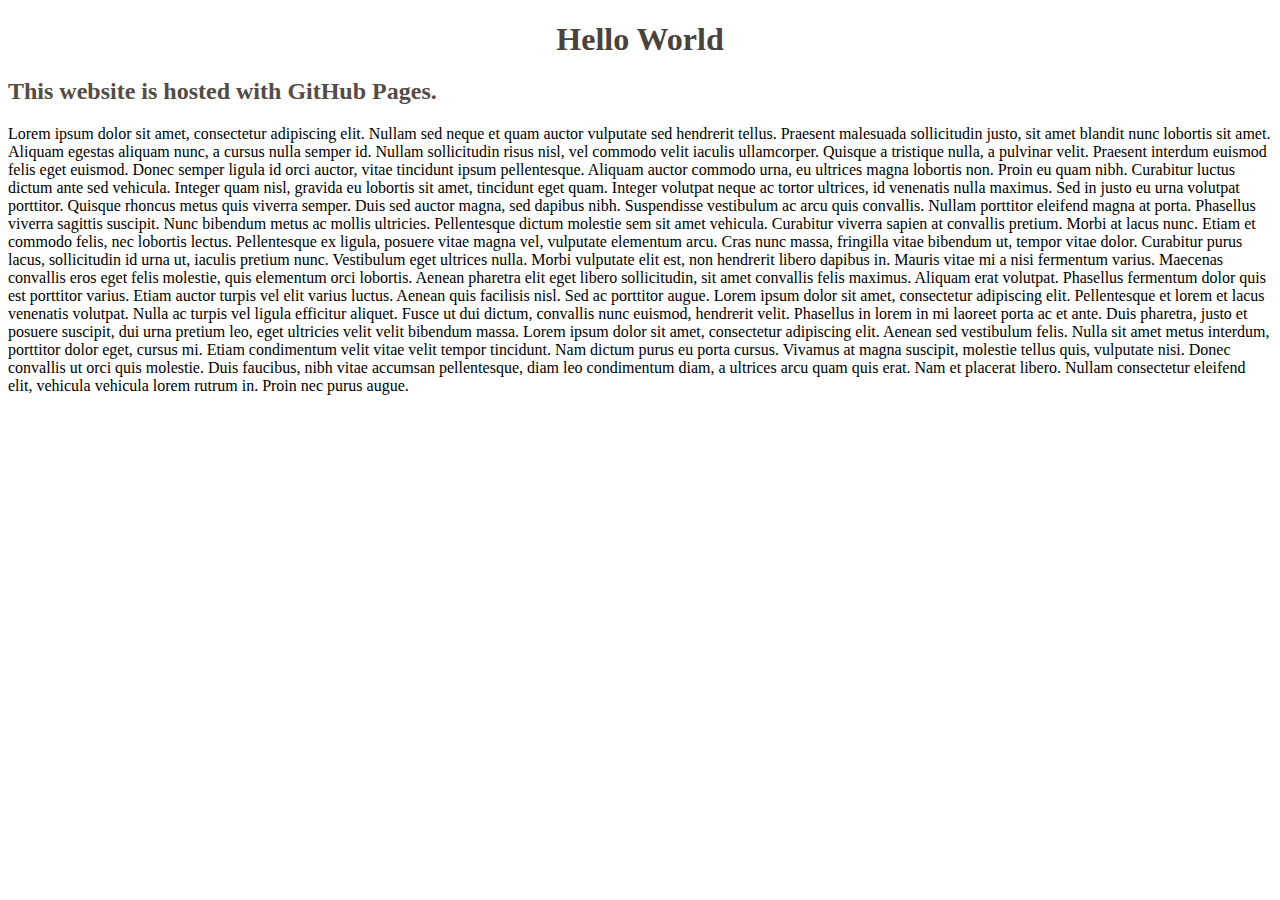
<file: index.html>
<!DOCTYPE html>
<html>
    <head>
        <title>Frontend Learning Resources</title>
        <link rel="stylesheet" href="style.css">
        <link rel="preconnect" href="https://fonts.googleapis.com">
        <link rel="preconnect" href="https://fonts.gstatic.com" crossorigin>
        <link href="https://fonts.googleapis.com/css2?family=Atkinson+Hyperlegible:ital,wght@0,400;0,700;1,400&display=swap" rel="stylesheet">
    </head>
    <body>
        <h1>Hello World</h1>
        <h2>This website is hosted with GitHub Pages.</h2>
        <p>Lorem ipsum dolor sit amet, consectetur adipiscing elit. Nullam sed neque et quam auctor vulputate sed hendrerit tellus. Praesent malesuada sollicitudin justo, sit amet blandit nunc lobortis sit amet. Aliquam egestas aliquam nunc, a cursus nulla semper id. Nullam sollicitudin risus nisl, vel commodo velit iaculis ullamcorper. Quisque a tristique nulla, a pulvinar velit. Praesent interdum euismod felis eget euismod. Donec semper ligula id orci auctor, vitae tincidunt ipsum pellentesque. Aliquam auctor commodo urna, eu ultrices magna lobortis non. Proin eu quam nibh. Curabitur luctus dictum ante sed vehicula. Integer quam nisl, gravida eu lobortis sit amet, tincidunt eget quam. Integer volutpat neque ac tortor ultrices, id venenatis nulla maximus. Sed in justo eu urna volutpat porttitor. Quisque rhoncus metus quis viverra semper. Duis sed auctor magna, sed dapibus nibh.

            Suspendisse vestibulum ac arcu quis convallis. Nullam porttitor eleifend magna at porta. Phasellus viverra sagittis suscipit. Nunc bibendum metus ac mollis ultricies. Pellentesque dictum molestie sem sit amet vehicula. Curabitur viverra sapien at convallis pretium. Morbi at lacus nunc. Etiam et commodo felis, nec lobortis lectus. Pellentesque ex ligula, posuere vitae magna vel, vulputate elementum arcu. Cras nunc massa, fringilla vitae bibendum ut, tempor vitae dolor.
            
            Curabitur purus lacus, sollicitudin id urna ut, iaculis pretium nunc. Vestibulum eget ultrices nulla. Morbi vulputate elit est, non hendrerit libero dapibus in. Mauris vitae mi a nisi fermentum varius. Maecenas convallis eros eget felis molestie, quis elementum orci lobortis. Aenean pharetra elit eget libero sollicitudin, sit amet convallis felis maximus. Aliquam erat volutpat. Phasellus fermentum dolor quis est porttitor varius.
            
            Etiam auctor turpis vel elit varius luctus. Aenean quis facilisis nisl. Sed ac porttitor augue. Lorem ipsum dolor sit amet, consectetur adipiscing elit. Pellentesque et lorem et lacus venenatis volutpat. Nulla ac turpis vel ligula efficitur aliquet. Fusce ut dui dictum, convallis nunc euismod, hendrerit velit. Phasellus in lorem in mi laoreet porta ac et ante.
            
            Duis pharetra, justo et posuere suscipit, dui urna pretium leo, eget ultricies velit velit bibendum massa. Lorem ipsum dolor sit amet, consectetur adipiscing elit. Aenean sed vestibulum felis. Nulla sit amet metus interdum, porttitor dolor eget, cursus mi. Etiam condimentum velit vitae velit tempor tincidunt. Nam dictum purus eu porta cursus. Vivamus at magna suscipit, molestie tellus quis, vulputate nisi. Donec convallis ut orci quis molestie. Duis faucibus, nibh vitae accumsan pellentesque, diam leo condimentum diam, a ultrices arcu quam quis erat. Nam et placerat libero. Nullam consectetur eleifend elit, vehicula vehicula lorem rutrum in. Proin nec purus augue.</p>
    </body>
</html>
</file>
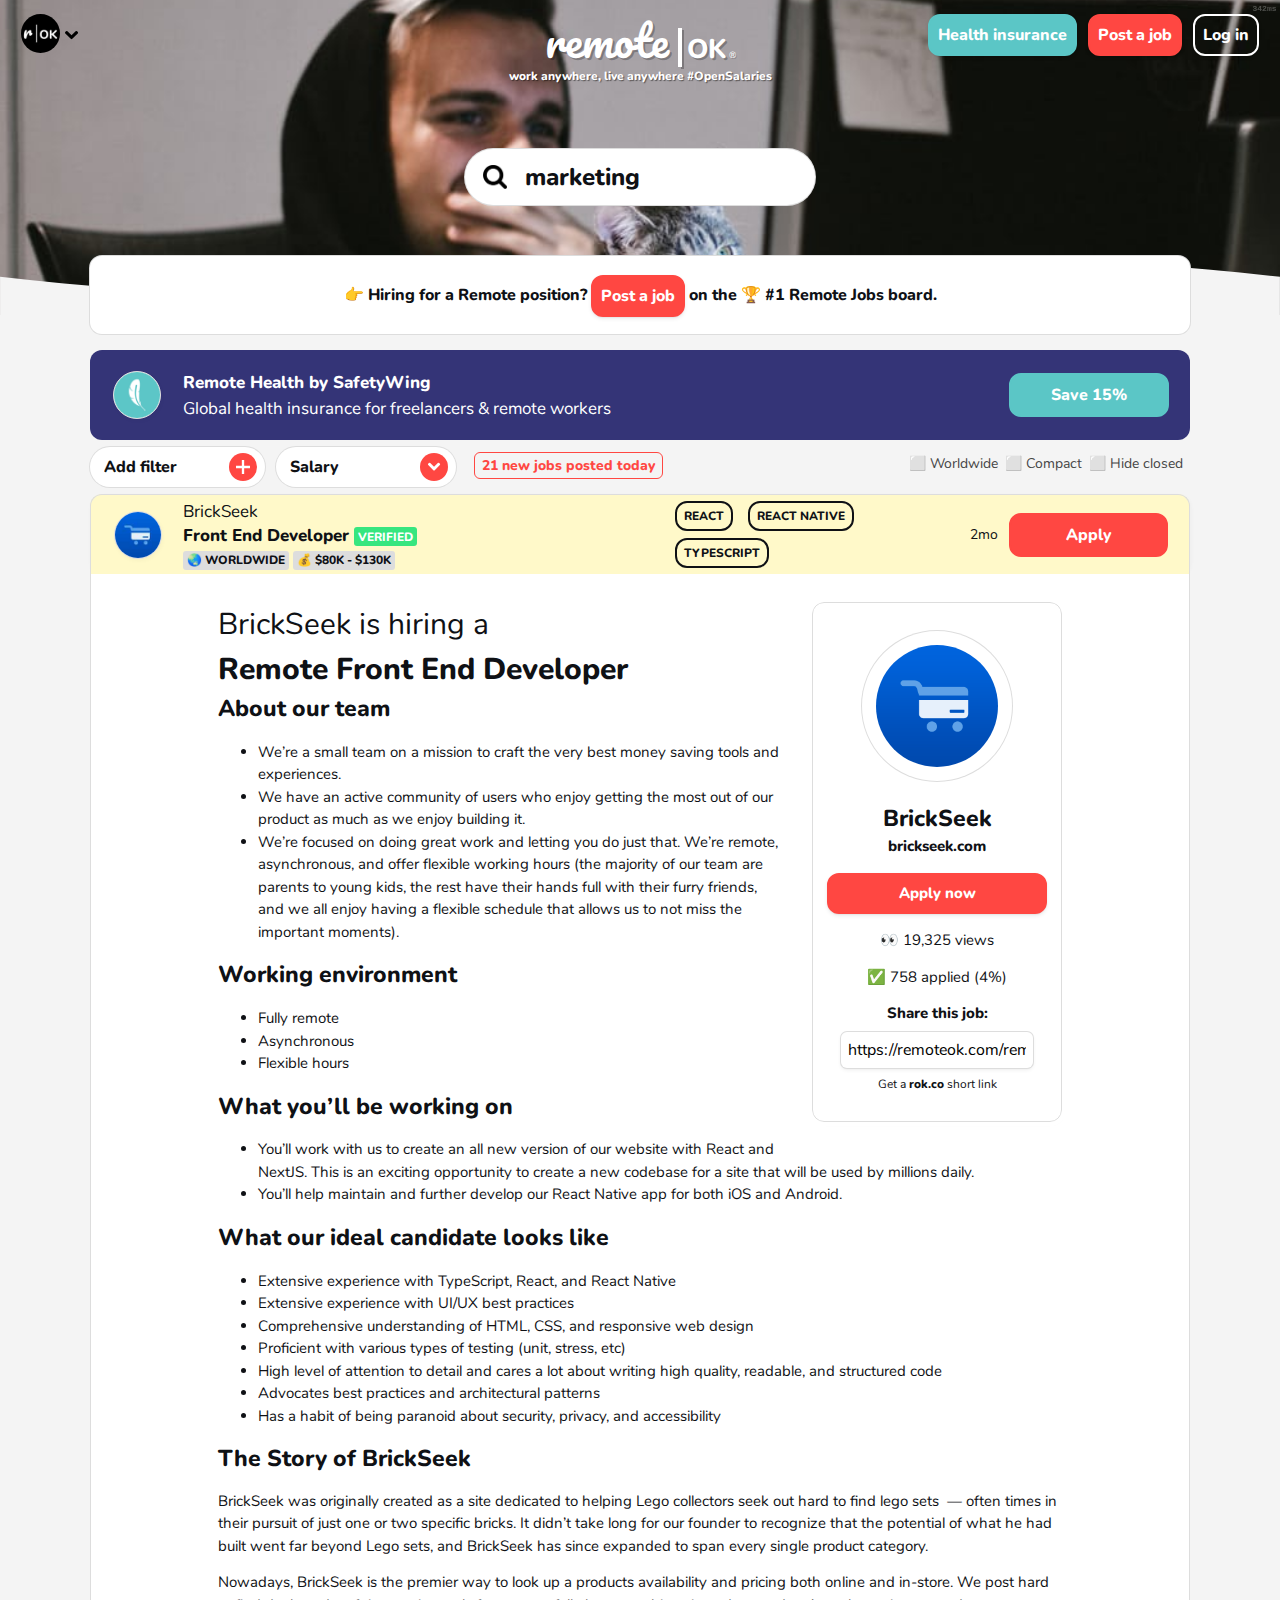
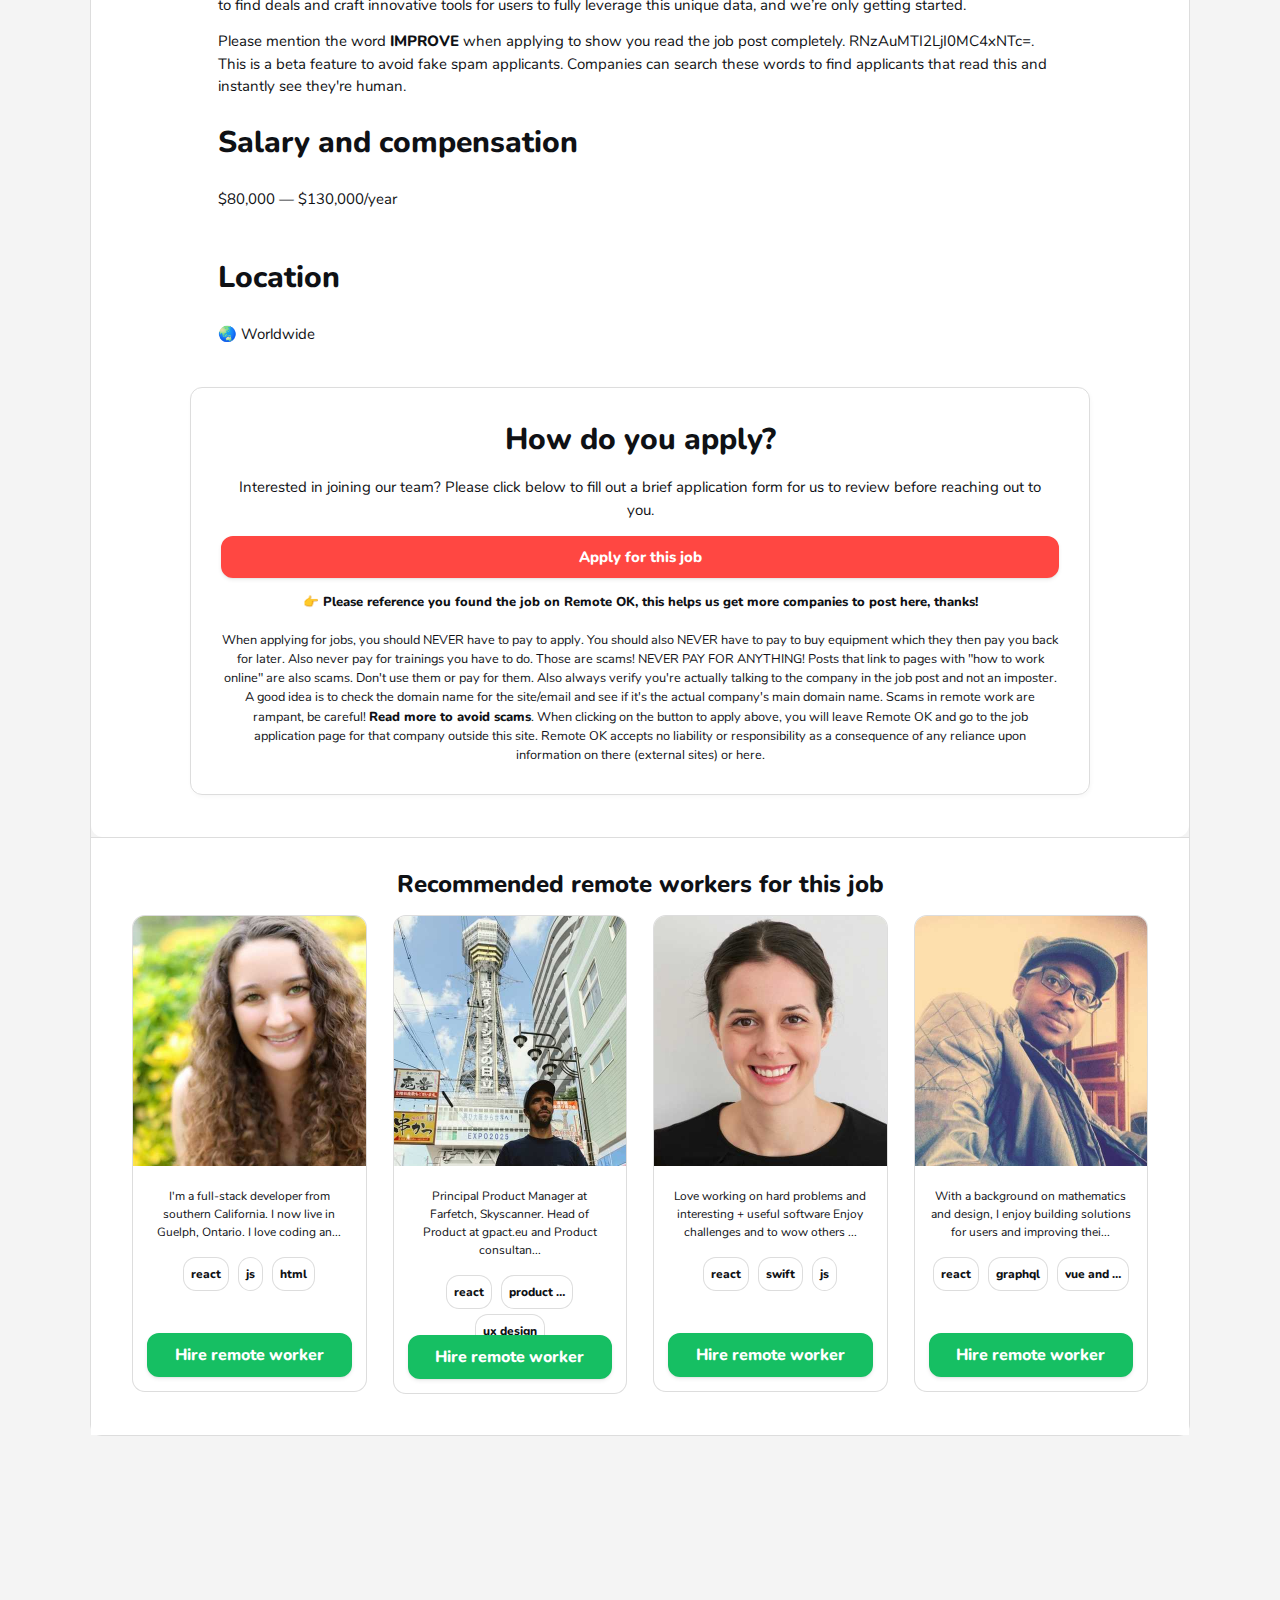
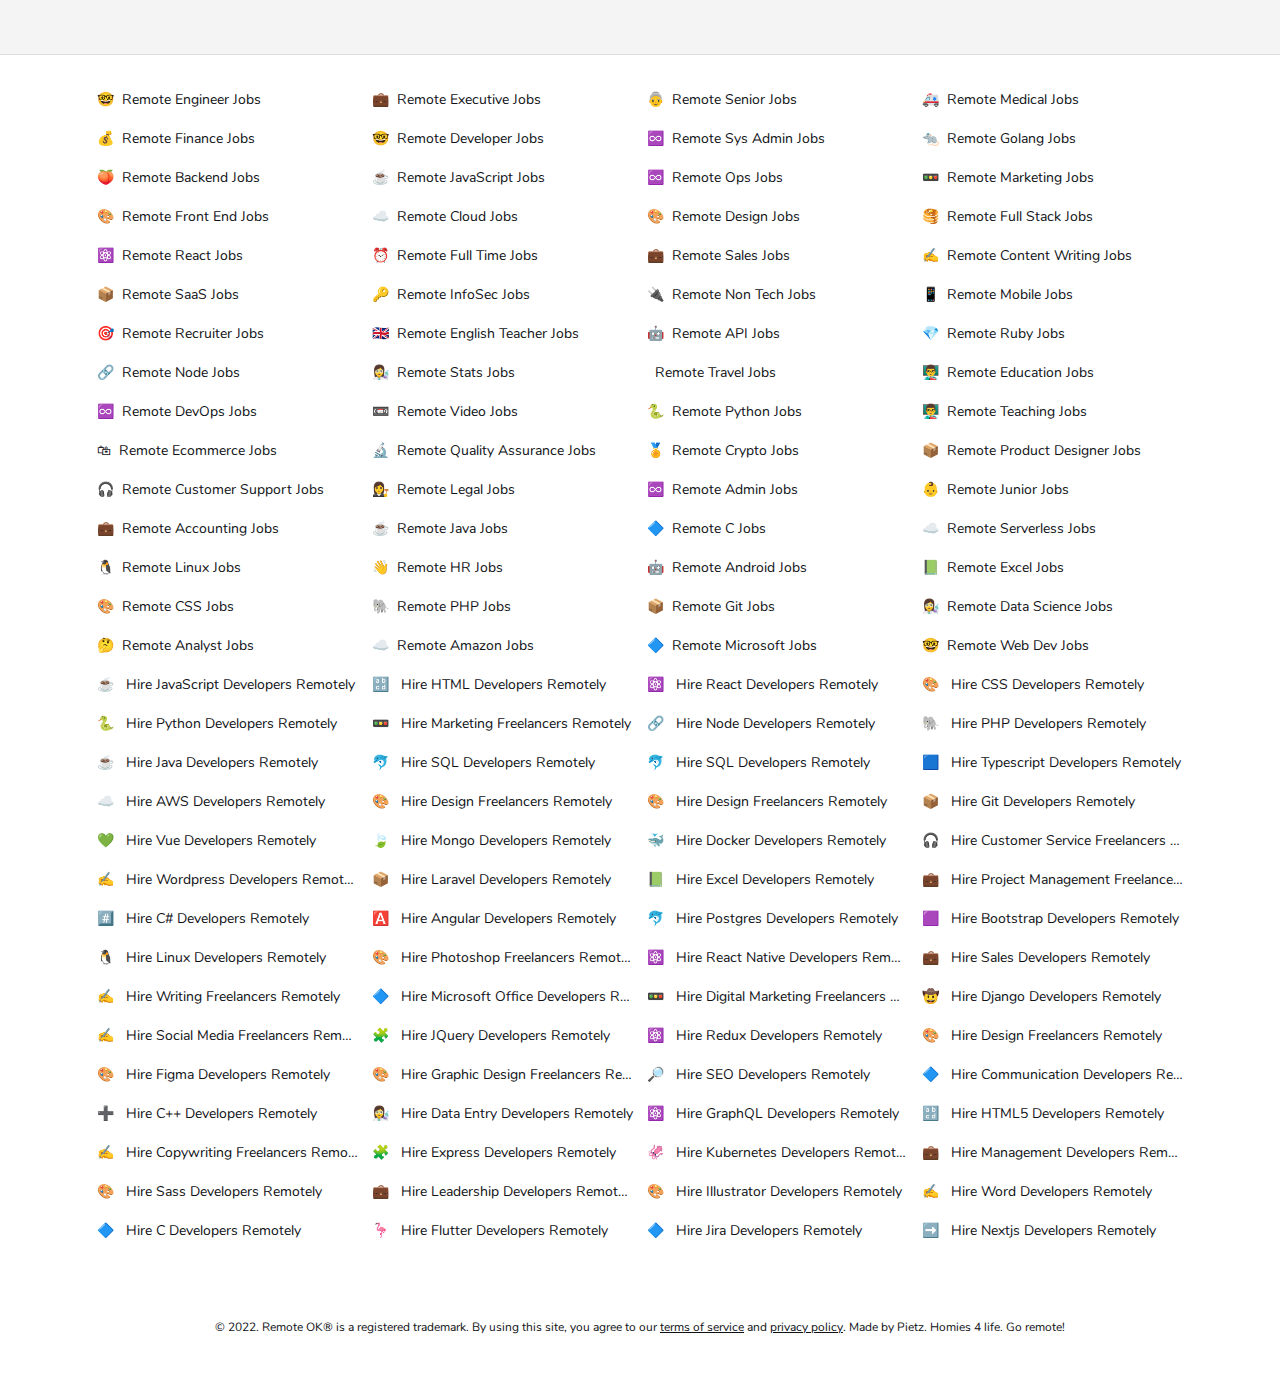
<file: Brickseek, Front End Developer Job Listing.html>
<!DOCTYPE html> <html lang=en class="pageType-job remoteok minimize-header" style=opacity:1><!--
 Page saved with SingleFile 
 url: https://remoteok.com/remote-jobs/110607-remote-front-end-developer-brickseek 
 saved date: Tue Jul 12 2022 10:35:26 GMT-0400 (Eastern Daylight Time)
--><meta charset=utf-8>
<style>:root{--brand-color:#0f1115;--box-shadow-central:0 0 0 1px var(--input-border-color),0 2px 4px 0 rgb(0 0 0 / 7%),0 1px 1.5px 0 rgb(0 0 0 / 5%);--global-padding:14px;--global-background-color:#fff;--global-background-color:#f9f9f9;--global-toned-background-color:#f9f9f9;--global-text-color:#0f1115;--global-secondary-text-color:#888;--global-background-rgb:255,255,255;--input-background-color:#fff;--input-border-color:#dddddd;--input-hover-color:#f5f5f5;--input-active-color:#ededed;--input-text-color:#0f1115;--map-background-color:#aadafe;--box-shadow-central:0 0 0 1px var(--input-border-color);--global-background-color:#fff;--global-background-color:#f4f4f4}*,html{-webkit-box-sizing:border-box;-moz-box-sizing:border-box;-ms-box-sizing:border-box}body{-webkit-font-smoothing:antialiased;-moz-osx-font-smoothing:grayscale;font-size:16px}html{overflow-x:hidden}@font-face{font-family:nunito;font-style:normal;font-weight:400;src:local('Nunito Regular'),local('Nunito-Regular'),url([data-uri]) format('woff2');unicode-range:U+0000-00FF,U+0131,U+0152-0153,U+02BB-02BC,U+02C6,U+02DA,U+02DC,U+2000-206F,U+2074,U+20AC,U+2122,U+2191,U+2193,U+2212,U+2215,U+FEFF,U+FFFD}@font-face{font-family:nunito;font-style:normal;font-weight:800;src:local('Nunito ExtraBold'),local('Nunito-ExtraBold'),url([data-uri]) format('woff2');unicode-range:U+0000-00FF,U+0131,U+0152-0153,U+02BB-02BC,U+02C6,U+02DA,U+02DC,U+2000-206F,U+2074,U+20AC,U+2122,U+2191,U+2193,U+2212,U+2215,U+FEFF,U+FFFD}@keyframes loading_spinner_2018_rotate{100%{-webkit-transform:rotate(1turn);transform:rotate(1turn);color:transparent}}@keyframes loading_spinner_2018_dash{0%{stroke-dasharray:1,220;stroke-dashoffset:0}50%{stroke-dasharray:97.9,220;stroke-dashoffset:-38.5}100%{stroke-dasharray:97.9,220;stroke-dashoffset:-136.4}}@keyframes loading_spinner_2018_color{0%{stroke:#ff4742}50%{stroke:#ff4742}100%{stroke:#ff4742}}.input-search-filters-container{display:inline-block;color:var(--input-text-color);font-size:1em;text-align:center;font-weight:800;position:relative;padding-right:29px}.input-search-filters{cursor:cell}.input-search-filters:focus{cursor:text}.salary-filter-container,.input-search-filters-container{-webkit-touch-callout:none;user-select:none;vertical-align:top;margin:7px;background:var(--input-background-color);padding:0;max-width:175px;border:0;height:100%;border-radius:50px}.salary-filter-container{min-width:180px;padding:9px;padding-left:14px;padding-right:3.5px;box-shadow:var(--box-shadow-central);position:relative;font-weight:700;display:inline-block;cursor:cell;margin-left:0}@media (max-width:600px){.salary-filter-container,.input-search-filters-container{box-shadow:none;border:1px solid var(--input-border-color)}}.input-search-filters-container input[type=text]{outline:none;border-radius:50px;margin:0;border:none;box-shadow:var(--box-shadow-central);padding:9px;padding-left:14px;text-align:left;width:100%;font-weight:800}.input-search-filters:active{opacity:.5}.salary-filter-container:hover:not(:focus),.input-search-filters:hover:not(:focus){background:var(--input-hover-color)}.input-search-filters::placeholder{font-weight:800;color:var(--input-text-color)}.salary-filter-chevron-icon-circle,.input-search-filters-plus-icon-circle{background:#ff4742;position:absolute;top:6px;pointer-events:none!important;right:8px;padding:7px;border-radius:100%}.salary-filter-chevron-icon,.input-search-filters-plus-icon{position:relative;pointer-events:none!important;width:14px;height:14px;background-image:url([data-uri]);background-size:cover;filter:invert(100%);background-position:0 0;background-repeat:no-repeat}.salary-filter-chevron-icon{background-image:url([data-uri])}@-moz-keyframes marquee{0%{-moz-transform:translateX(100%)}100%{-moz-transform:translateX(-100%)}}@-webkit-keyframes marquee{0%{-webkit-transform:translateX(100%)}100%{-webkit-transform:translateX(-100%)}}@keyframes marquee{0%{-moz-transform:translateX(100%);-webkit-transform:translateX(100%);transform:translateX(100%)}100%{-moz-transform:translateX(-100%);-webkit-transform:translateX(-100%);transform:translateX(-100%)}}.top-left-logo img{width:39px;height:39px;border-radius:100%;position:absolute;top:14px;left:21px;z-index:200;cursor:zoom-in}.top-left-logo img:hover{opacity:.75}.top-left-logo img:hover{opacity:.5}.top-bar-dropdown-toggle{cursor:zoom-in;color:var(--global-text-color);position:absolute;text-shadow:0 1px 0 #fff;font-size:20px;width:15px;height:15px;background-image:url([data-uri]);opacity:1;left:64px;top:28px;z-index:201}@media (max-width:700px){.top .remote-ok-logo{display:none}html.minimize-header .top .box{top:33%!important}}.top-right-nav{position:absolute;top:0;right:0;text-align:right;padding:14px;padding-right:21px;padding-left:21px;z-index:12}.top-right-nav .button{margin:0;margin-left:7px;vertical-align:top}.expandContents .company_profile{width:250px;padding:14px;display:inline-block;vertical-align:top;border:1px solid var(--input-border-color);outline:4px solid #fff;border-radius:12px;margin:28px;float:right;margin-right:0;margin-top:0;box-shadow:1px 2px 4px rgb(0 0 0/3%)}@media (max-width:600px){.expandContents .company_profile{float:none;margin:28px auto;width:calc(100% - 28px);display:none}}.expandContents .company_profile a:hover{opacity:.75}.expandContents .company_profile a:active{opacity:.5}.expandContents .company_profile a,.expandContents .company_profile p,.expandContents .company_profile h2{color:inherit!important}.expandContents .company_profile .action-apply{background:#ff4742;border-color:#ff4742;color:#fff!important;width:100%}.expandContents .company_profile p{margin-top:0}.expandContents .company_profile img.logo{padding:14px;background:#fff;width:150px;height:150px;border-radius:100%;object-fit:contain;box-shadow:var(--box-shadow-central);margin:14px}textarea:active,textarea:focus,select:active,select:focus,input:active,input:focus{outline:none;box-shadow:0 0 0 4px rgba(255,71,66,.5),0 2px 4px 0 rgb(0 0 0/7%),0 1px 1.5px 0 rgb(0 0 0/5%)!important}input[type=text]{appearance:none;padding:7px;border-radius:6px;margin:14px;font-size:16px;margin-top:7px;margin-bottom:14px;background:#fff;border:none;box-shadow:0 0 0 1px var(--input-border-color),0 2px 4px 0 rgb(0 0 0/7%),0 1px 1.5px 0 rgb(0 0 0/5%)}textarea:active,textarea:focus,select:active,select:focus,input:active,input:focus{outline:none;box-shadow:0 0 0 4px rgba(255,71,66,.5),0 2px 4px 0 rgb(0 0 0/7%),0 1px 1.5px 0 rgb(0 0 0/5%)!important}@media (max-width:800px){.jobs-posted-today:not(.admin){display:none!important}}@media (max-width:600px){.hide-before-600px{display:none!important}}</style>
<title>Remote Front End Developer (💰~$105k, Worldwide) at BrickSeek</title>
<meta name=description content="BrickSeek is hiring a Remote Front End Developer (💰~$105k - $130k, Worldwide). About our teamWe’re a small team on a mission to craft the very best money saving tools and experiences.We have an active community of users who enjoy getting the most out of our product as much as we enjoy building ...">
<meta name=viewport content="width=device-width, initial-scale=1">
<meta http-equiv=Content-Language content=en-US>
<link rel=search type=application/opensearchdescription+xml title="Remote OK" href=https://remoteok.com/opensearch.xml>
<meta name=google value=notranslate>
<meta name=twitter:label1 value=Location><meta name=twitter:data1 value=Worldwide> <meta name=twitter:label2 value=Salary><meta name=twitter:data2 value=$80,000/y>
<link rel=alternate type=application/rss+xml title="Remote Jobs in RSS" href=https://remoteok.com/remote-jobs.rss>
<link rel=alternate type=application/json title="Remote Jobs in JSON" href=https://remoteok.com/remote-jobs.json>
<meta http-equiv=X-UA-Compatible content="IE=edge,chrome=1">
<meta name=apple-mobile-web-app-capable content=yes>
<meta name=apple-mobile-web-app-status-bar-style content=black>
<meta http-equiv=cleartype content=on>
<meta name=HandheldFriendly content=true>
<meta property=og:title content="Remote Front End Developer (💰~$105k, Worldwide) at BrickSeek">
<meta property=og:url content=https://remoteok.com/remote-jobs/110607-remote-front-end-developer-brickseek>
<meta property=og:site_name content="Remote OK">
<meta property=og:description content="BrickSeek is hiring a Remote Front End Developer (💰~$105k - $130k, Worldwide). About our teamWe’re a small team on a mission to craft the very best money saving tools and experiences.We have an active community of users who enjoy getting the most out of our product as much as we enjoy building ...">
<meta property=og:image content="https://remoteok.com/screenshot?url=%2Fremote-jobs%2F110607-remote-front-end-developer-brickseek&amp;cachebuster=2022-07">
<meta property=og:type content=website>
<meta property=og:updated_time content=2022-05-10T19:25:27+00:00>
<meta http-equiv=last-modified content=2022-05-10T19:25:27+00:00>
<meta name=last-modified content=2022-05-10T19:25:27+00:00>
<meta name=twitter:card content=summary_large_image>
<meta name=twitter:site content=@remoteok>
<meta name=twitter:creator content=@remoteok>
<meta name=twitter:title content="Remote Front End Developer (💰~$105k, Worldwide) at BrickSeek">
<meta name=twitter:description content="BrickSeek is hiring a Remote Front End Developer (💰~$105k - $130k, Worldwide). About our teamWe’re a small team on a mission to craft the very best money saving tools and experiences.We have an active community of users who enjoy getting the most out of our product as much as we enjoy building ...">
<meta name=twitter:image:src content="https://remoteok.com/screenshot?url=%2Fremote-jobs%2F110607-remote-front-end-developer-brickseek&amp;cachebuster=2022-07">
<meta name=twitter:url content=https://remoteok.com/remote-jobs/110607-remote-front-end-developer-brickseek>
<script type=application/ld+json>{"@context":"http://schema.org","@type":"Organization","name":"Remote OK","naics":"5613","url":"https://remoteok.com","logo":"https://remoteok.com/assets/logo.png"}</script>
<link rel=image_src href="https://remoteok.com/screenshot?url=%2Fremote-jobs%2F110607-remote-front-end-developer-brickseek&amp;cachebuster=2022-07">
<meta name=apple-mobile-web-app-capable content=yes>
<meta name=apple-mobile-web-app-status-bar-style content=black>
<meta name=google-site-verification content=P440Rf_AlMGrr5oYx52-HGRr0EAHnX3kUHqrYz0E8kw>
<script type=application/ld+json class=reviews-schema>
														{
								"@context": "http://schema.org", 
								"@type": "Product", 
								"name": "Remote Front End Developer at BrickSeek",
								"offers": {
								"@type": "AggregateOffer",
								"offerCount": "5",
									"lowPrice": "80000",
									"highPrice": "130000",
									"priceCurrency": "USD"
								},
								"aggregateRating": 
								{ 
									"@type": "AggregateRating", 
									"bestRating":5,
									"ratingValue": "5.25", 
									"reviewCount": "1"
								}
							}
							?>
						</script>
<style>@font-face{font-family:pacifico;font-style:normal;font-weight:400;src:local('Pacifico Regular'),local('Pacifico-Regular'),url([data-uri]) format('woff2');unicode-range:U+0000-00FF,U+0131,U+0152-0153,U+02BB-02BC,U+02C6,U+02DA,U+02DC,U+2000-206F,U+2074,U+20AC,U+2122,U+2191,U+2193,U+2212,U+2215,U+FEFF,U+FFFD}body{width:100%;overflow-x:hidden;-webkit-font-smoothing:antialiased;-moz-osx-font-smoothing:grayscale}::selection{background:#0f1115;color:#fff}*,html{-webkit-box-sizing:border-box;-moz-box-sizing:border-box;-ms-box-sizing:border-box;box-sizing:border-box}body{background-color:var(--global-background-color);margin:0;padding:0}html{width:100%}a{-webkit-tap-highlight-color:transparent;-webkit-tap-highlight-color:transparent;color:#0f1115;text-decoration:none}.position h2{display:inline}.top{max-width:100%;background-size:cover;position:relative}.no-border{-webkit-tap-highlight-color:transparent;-webkit-tap-highlight-color:transparent;border:none!important;-webkit-touch-callout:none;-webkit-user-select:none;-moz-user-select:none;-ms-user-select:none;user-select:none}body{margin-top:4.9em!important;color:#0f1115}body{text-align:center}.container{max-width:1100px;margin:0 auto}.expand h1,.expand h2{font-weight:800;margin:0;color:#0f1115}.expand{color:#0f1115}#jobsboard tr.expand.active{display:table-row}.button{outline:none;-webkit-tap-highlight-color:transparent;-webkit-tap-highlight-color:transparent;-webkit-touch-callout:none;-webkit-user-select:none;-moz-user-select:none;-ms-user-select:none;user-select:none;background-color:#ff4742;padding:.5em;border-radius:12px;border:2px solid #ff4742;cursor:pointer;font-weight:800;display:inline-block}.button:active{opacity:.5}.button.white:hover{border:2px solid #fff;color:#fff}.button.white.reverse{border:2px solid #fff;color:#fff}.button.white.reverse:hover{background:#fff;color:#0f1115;border:2px solid #fff}.button.green{background:#16bf63;color:#fff;border:2px solid #16bf63}.button.green:hover{border:2px solid #16bf63;color:#16bf63}.button.reverse{background:0 0}.button.reverse:hover{background-color:#ff4742;color:#fff}.button:hover{background:0 0;color:#ff4742}.pacifico{text-transform:lowercase}.page{z-index:0;position:relative;padding:0;padding-bottom:10em;overflow:hidden;background-color:#f9f9f9;height:auto!important;height:100%;margin:0 auto}#jobsboard td.position h2{line-height:1.5}#jobsboard tr td.position h2,#jobsboard tr.verified td.position h2{font-weight:800}body{margin-top:0!important}#jobsboard{width:100%;max-width:1100px;margin:.5em auto;margin-bottom:3em;border-spacing:0}.remote-ok-logo .trademark{font-size:9px;font-weight:400;margin-left:2px;margin-top:6px;text-shadow:rgba(0,0,0,.25) 1px 1px 0}.remote-ok-logo h1{font-size:2em;margin:0;margin-top:-.5em;margin-bottom:.35em}.remote-ok-logo h1 .pacifico{font-family:pacifico,helvetica,sans-serif;vertical-align:bottom;line-height:1.15;font-weight:400;font-size:1.35em;display:inline-block}.remote-ok-logo h1 .ok{display:inline-block;line-height:1.25;position:relative;top:.65em;padding-top:5px;padding-left:5px;font-size:.85em;border-left:4px solid;vertical-align:top;font-weight:800;margin-top:-5.75px}.remote-ok-logo h1 .ok:after{content:'	';height:39px;width:50px;position:absolute;margin-left:-101%;margin-top:-5%;border-left:3px solid rgba(0,0,0,.25);z-index:-10}#jobsboard tr:first-child td{}#jobsboard tr.job{border-radius:12px;cursor:pointer;-webkit-touch-callout:none;-webkit-user-select:none;-moz-user-select:none;-ms-user-select:none;user-select:none;box-shadow:1px 2px 4px rgba(0,0,0,.03);border:none}.button{box-shadow:0 2px 4px 0 rgb(0 0 0/7%),0 1px 1.5px 0 rgb(0 0 0/5%)!important}#jobsboard tr.expand td{border-left:1px solid var(--input-border-color);border-right:1px solid var(--input-border-color)}.notice-post-job{padding:.75em;overflow:hidden;background-color:#ff4742;margin-bottom:1em;margin-top:1px;vertical-align:middle;font-weight:800;border-radius:12px;background:#fff;display:block;border:none;box-shadow:var(--box-shadow-central)}.notice-post-job p{display:inline-block!important}.button.action-post-job{background:#ff4742;border:2px solid #ff4742;color:#fff;border-radius:12px;text-align:center}.button.action-post-job:hover{background:0 0;color:#ff4742;border:2px solid #ff4742}.expand p{margin:0;margin-bottom:14px;margin-top:14px;line-height:1.5}.expand li{line-height:1.5;text-align:left}#jobsboard tr.expand .expandContents{word-break:break-word;white-space:initial}#jobsboard tr.expand .expandContents *{font-family:nunito,helvetica,Arial,sans-serif!important}#jobsboard tr.expand td{line-height:1.5;position:relative;padding:0}#jobsboard tr,#jobsboard td{-webkit-tap-highlight-color:transparent;-webkit-tap-highlight-color:transparent}.apply_button{z-index:2;-webkit-touch-callout:none;-webkit-user-select:none;-moz-user-select:none;-ms-user-select:none;user-select:none;text-align:center;border:2px solid transparent;vertical-align:middle;font-weight:800;display:inline-block;width:100%;padding-top:.25em;padding-bottom:.25em;position:absolute;right:21px;top:50%;transform:translateY(-50%);-webkit-transform:translateY(-50%);border-radius:12px}.action-apply{border-radius:12px}.apply_button p{display:inline-block;margin:0;line-height:2;vertical-align:middle;text-align:right}#jobsboard tr.active td{border-bottom-left-radius:0;border-bottom-right-radius:0}#jobsboard tr.expand td{border-bottom-left-radius:12px;border-bottom-right-radius:12px;border-bottom:1px solid var(--input-border-color)}tr.active .apply_button p,tr:hover .apply_button p{opacity:1}tr.active .apply_button,tr:hover .apply_button{border:2px solid #0f1115;border:2px solid #0f1115;border:2px solid #ff4742;background-color:#ff4742;background-color:#ff4742;color:#fff}#jobsboard td.source{text-align:right;width:10em}#jobsboard tr.expand td a:not(.button){color:#0f1115;font-weight:700}#jobsboard tr.expand td{text-align:left}.instructions,.description{max-width:900px;margin:0 auto}.description{padding:28px}.instructions{overflow:hidden;text-align:center}.instructions div{margin:14px}#jobsboard tr.expand td a:not(.button):not(.no-border):hover{border-bottom:2px solid #0f1115}#jobsboard td{padding:.75em;padding-bottom:21px;padding-top:21px;text-align:left;vertical-align:middle;font-weight:400}#jobsboard .company{height:5em;padding:0;padding-left:0}#jobsboard .company a:not(.preventLink):hover,#jobsboard .position a:not(.preventLink):hover{border-bottom:2px solid #0f1115}#jobsboard .image{padding-right:.5em}#jobsboard .image .logo{overflow:hidden;background-size:100%;background-position:center;background-repeat:no-repeat;width:3em;height:3em;margin:0;margin-right:.2em;display:inline-block;vertical-align:middle;background-color:#fff;object-fit:scale-down;object-position:center;border-radius:100%;box-shadow:1px 2px 4px rgba(0,0,0,.03)}#jobsboard .image .logo{border:1px solid var(--input-border-color)}#jobsboard tr:not(.dark) .image .logo{background-color:#fff!important}#jobsboard td.company h3{margin:0;display:inline;vertical-align:middle;font-weight:400}#jobsboard .time{text-align:left;max-width:6em;font-size:.85em}#jobsboard .position{max-width:20em}#jobsboard td.tags{min-width:10em;max-width:16em;padding:0;margin:0;padding-left:.5em;color:#0f1115}.selected-tags{text-align:left;margin-left:-7px}#jobsboard .tags .tag{border-radius:12px;padding:7px;margin:3.5px;display:inline-block;text-transform:uppercase;font-weight:700;vertical-align:middle}#jobsboard .expand .tags{display:inline-block}#jobsboard tr:not(.dark) .tags .tag:hover{background-color:#0f1115;color:#fff!important}#jobsboard .tags .tag h3{cursor:cell;margin:0;line-height:1;font-weight:800}.button{vertical-align:middle}.top .video{min-width:100%;top:0;min-height:100%;z-index:-1;width:100%;height:100%;background-color:#ddd;position:absolute;background-size:cover}.top .remote-ok-logo{margin-top:1em;text-shadow:2px 2px 0 rgba(0,0,0,.25)}.top .remote-ok-logo,.top .remote-ok-logo h1,.top .remote-ok-logo a{color:#fff;z-index:1;position:relative;top:.2em;text-align:center;border:none}.top .box{color:#fff;width:100%;text-align:center;margin-top:-12.5em;position:absolute}html.minimize-header .top{height:35vh;overflow:hidden}html.minimize-header .top .box{margin:0;top:45%}.top .box .search{font-weight:700;-webkit-appearance:none;-moz-appearance:none;appearance:none;font-size:1.5em;padding:.5em;outline:none;-webkit-box-shadow:none;-moz-box-shadow:none;border-bottom:2px solid #fff;text-align:left;color:#0f1115;background:#fff;padding-left:2.5em;background-image:url([data-uri]);background-repeat:no-repeat;background-size:1em;background-position:.75em center;width:350px;max-width:80vw;border-radius:100px;border:none;box-shadow:var(--box-shadow-central)}#jobsboard tr.expand .expandContents{background-color:#f5f5f5;border-bottom-left-radius:12px;border-bottom-right-radius:12px;display:block;overflow:visible}::-webkit-input-placeholder{color:#0f1115}.top ::-webkit-input-placeholder{color:#fff}@media (max-width:920px){.notice-post-job{border-radius:0;border-right:none;border-left:none}.notice-post-job p{line-height:1.5}.selected-tags{margin:0;border-radius:0}}body{padding-left:0}@media (max-height:400px){.top .box{margin-top:-9.5em}}#jobsboard tr.job:active,#jobsboard tr.job:hover,#jobsboard tr.job.active{background:#efefef}@media (min-width:925px){#jobsboard tr td:first-of-type{}#jobsboard tr td:last-of-type{}}@media (min-width:600px){#jobsboard tr.job:hover .apply_button,#jobsboard tr.job.active .apply_button{display:inline-block}#jobsboard tr.job:hover td,#jobsboard tr.job:hover td a,#jobsboard tr.job.active td a,#jobsboard tr.job:hover td .tag,#jobsboard tr.job.active td .tag{}#jobsboard tr.job:hover td .tag:hover,#jobsboard tr.job.active td .tag:hover{}#jobsboard tr.job:hover td .tag:hover h3,#jobsboard tr.job.active td .tag:hover h3{}#jobsboard tr{border-radius:0}}@media (max-width:800px){tr .apply_button{margin-top:.25em;margin-bottom:.25em}tr .apply_button p{opacity:1}tr .apply_button{border:2px solid #ff4742;background-color:#ff4742;color:#fff}tr .apply_button{width:100%}#jobsboard{margin:0}#jobsboard tr{position:relative}}@media (max-width:800px){#jobsboard .company{padding-left:.5em}#jobsboard .image{background-size:75%;background-position:center center;background-repeat:no-repeat}}@media (max-width:700px){html:not(.startups) #jobsboard .tags{display:none}}@media (max-width:600px){.apply_button p{margin:0;padding:0;width:auto}#jobsboard tr.job.active{background-color:#f6f6f6}tr .apply_button{margin-top:0;margin-bottom:0}html:not(.startups) #jobsboard .tags{display:none}}@media (max-width:500px){#jobsboard td.company h3{font-weight:400}.apply_button p{display:none}tr .apply_button{display:inline-block;width:auto;margin:.5em;margin-right:0}#jobsboard td.source{text-align:right;width:auto}#jobsboard td.source{display:none}}@media (max-width:600px){body{font-size:.9em}}td{position:relative}#jobsboard tr.job.highlighted,#jobsboard tr.job.highlighted td{background-color:#fff9c9}.loading_spinner_fast{animation-duration:.5s}.loading_spinner_tail{-webkit-animation:spin 2s cubic-bezier(.36,.27,.69,.65) infinite}.loading_spinner_bg{opacity:.4;stroke:grey;display:none}.loading_spinner_spinner{position:absolute;top:0;left:0;width:100%;height:100%;-webkit-transform:rotate(-45deg);-moz-transform:rotate(-45deg);-ms-transform:rotate(-45deg);transform:rotate(-45deg);animation:spin 1.2s cubic-bezier(.25,.29,.54,.86) infinite;-webkit-animation:spin 1.2s cubic-bezier(.25,.29,.54,.86) infinite}.loading_spinner_path{stroke-dasharray:55,200;stroke-dashoffset:90;stroke-linecap:round}.loading_spinner_red{stroke:#ff4742}.loading_spinner_bg,.loading_spinner_path{stroke-width:8;fill:none}@-webkit-keyframes spin{0%{-webkit-transform:rotate(0);transform:rotate(0)}100%{-webkit-transform:rotate(360deg);transform:rotate(360deg)}}@-moz-keyframes spin{0%{-moz-transform:rotate(0);transform:rotate(0)}100%{-moz-transform:rotate(360deg);transform:rotate(360deg)}}@-ms-keyframes spin{0%{-ms-transform:rotate(0);transform:rotate(0)}100%{-ms-transform:rotate(360deg);transform:rotate(360deg)}}@keyframes spin{0%{transform:rotate(0)}100%{transform:rotate(360deg)}}.expandContents .button{margin:1em auto;display:table}.expandContents{text-align:center}.expandContents .html{text-align:left}.expandContents .instructions .html{text-align:center}.instructions{border-top:10px solid #fff;border-bottom:10px solid #fff;padding:1em;padding-left:2em;padding-right:2em}.instructions .button{background:#ff4742;border:2px solid #ff4742;color:#fff;width:100%}.instructions .button:hover{background:0 0;border:2px solid #ff4742;color:#ff4742}*:not(.fa),body{font-family:nunito,helvetica,Arial,sans-serif}#jobsboard tr span.verified{cursor:pointer;text-transform:uppercase;font-weight:800;background:#36e67f;border-radius:3px;color:#fff;display:inline-block;vertical-align:middle;font-size:12px;padding:1.5px;padding-left:4px;padding-right:4px}#jobsboard tr .location{text-transform:uppercase;border-radius:3px;cursor:pointer;overflow:hidden;white-space:nowrap;max-width:16em;display:inline-block;vertical-align:middle;text-overflow:ellipsis;background:#ddd;font-size:12px;padding:1.5px;padding-left:4px;padding-right:4px;font-weight:800;color:#0f1115}table#jobsboard tr.expand .expandContents{background:#fff!important;padding-bottom:28px}table#jobsboard tr:first-child:not(.insert) td{}table#jobsboard tr:first-child:not(.insert) td{}table#jobsboard tr:first-child:not(.insert) td{}table#jobsboard tr:not(.active) td{border-top:none}table#jobsboard tr.job td:first-child{}table#jobsboard tr.job td:last-child{}table#jobsboard tr td.image{max-width:4em;border:none;text-align:center}.instructions{border:1px solid #ddd;border-radius:12px;margin:14px auto;box-shadow:1px 2px 4px rgba(0,0,0,.03)}table#jobsboard{border-collapse:separate}table#jobsboard tr:first-child:not(.insert) td:first-child{}table#jobsboard tr:first-child:not(.insert) td:last-child{}table#jobsboard tr:nth-last-child(2):not(.active):not(.rc-insert):not(.sw-insert) td:first-child{border-bottom-left-radius:5px}table#jobsboard tr:nth-last-child(2):not(.active):not(.rc-insert):not(.sw-insert) td:last-child{border-bottom-right-radius:5px}.remote-health{z-index:10;min-width:8em;background:#5bc6c6;border:2px solid #5bc6c6;color:#fff}@media (max-width:600px){.top-bar-dropdown-toggle{left:57px}.remote-health{display:none}.top-right-nav{padding-left:14px;padding-right:14px;padding:14px}.top-left-logo img{left:14px}}.remote-health:hover,.top .remote-health:hover{background:0 0;color:#5bc6c6;border:2px solid #5bc6c6}@media (max-width:850px){.top-right-nav .action-log-in,.top-right-nav .remote-health{display:none}}.notice-post-job{position:relative}.notice-post-job:hover{background:#efefef}.notice-post-job:active{opacity:.75;top:2px;position:relative}.notice-post-job .button,.notice-post-job p{z-index:1;position:relative}@media (max-width:600px){.hide-before-600px{display:none}}.remote-ok-logo:hover{opacity:.75}.remote-ok-logo:active{opacity:.5}@keyframes loading_spinner_2018_rotate{100%{-webkit-transform:rotate(1turn);transform:rotate(1turn);color:transparent}}@keyframes loading_spinner_2018_dash{0%{stroke-dasharray:1,220;stroke-dashoffset:0}50%{stroke-dasharray:97.9,220;stroke-dashoffset:-38.5}100%{stroke-dasharray:97.9,220;stroke-dashoffset:-136.4}}@keyframes loading_spinner_2018_color{0%{stroke:#ff4742}50%{stroke:#ff4742}100%{stroke:#ff4742}}.loading_spinner_2018{text-align:center;width:100%;max-width:75vw;pointer-events:none;z-index:9999;position:fixed;top:50%;left:50%;transform:translateX(-50%) translateY(-50%)}@media (max-width:600px){html:not(.filters-folded) .loading_spinner_2018{display:none}}#jobsboard tr.job:active,#jobsboard tr.job:focus{opacity:.5}.tooltip-ui{transform:scale(.9);-webkit-transition:transform .1s linear;-moz-transition:transform .1s linear;-ms-transition:transform .1s linear;-o-transition:transform .1s linear;transition:transform .1s linear}.tooltip-ui{pointer-events:none;background-color:#0f1115;border:1px solid #0f1115;color:#fff;padding:.5em;border-radius:12px;position:absolute;z-index:2002;margin-top:10px;font-size:.75em;max-width:20em;box-shadow:rgba(0,0,0,.14) 0 2px 5px}.tooltip-ui:before{content:'';display:block;width:0;height:0;position:absolute;border-left:1em solid transparent;border-right:1em solid transparent;border-bottom:1em solid #0f1115;top:calc(-1em - 1px);margin-left:-1em;left:calc(50%)}#jobsboard .tags .tag{border:2px solid #0f1115;color:#0f1115}#jobsboard tr.verified .position h3,#jobsboard tr.verified .position h2{color:#0f1115}.top{margin-bottom:-60px}.page{background:0 0}.top .wave{position:absolute;bottom:-50px;left:0;z-index:-1;width:100vw}@media (max-width:1000px){.top .wave{width:calc(100vw + 4px);bottom:0;left:-2px}}html .top .wave{fill:var(--global-background-color)}@media (min-width:1100px){table#jobsboard tr.sw-insert td:nth-of-type(1),table#jobsboard tr.job td:nth-of-type(1){border-top-left-radius:12px;border-bottom-left-radius:12px}table#jobsboard tr.sw-insert td:last-of-type,table#jobsboard tr.job td:last-of-type{border-top-right-radius:12px;border-bottom-right-radius:12px}table#jobsboard tr.active.job td:nth-of-type(1){border-bottom-left-radius:0}table#jobsboard tr.active.job td:last-of-type{border-bottom-right-radius:0}}.runtime{font-family:monospace;position:absolute;top:0;pointer-events:none;right:0;font-size:8px;font-weight:700;z-index:1000000000;color:#fff;opacity:.25;padding:3.5px}table#jobsboard tr.job td{border-top:1px solid #ddd;vertical-align:middle}table#jobsboard tr.job td.image{padding-top:0;padding-bottom:0}table#jobsboard tr.job.active td{border-bottom:none}@media (min-width:600px){table#jobsboard tr.job td:first-child{border-left:1px solid #ddd}table#jobsboard tr.job td:last-child{border-right:1px solid #ddd}}.action-add-tag{cursor:cell}#jobsboard .time time{font-size:14px}#jobsboard .position h2,#jobsboard .company h3{font-size:17px}#jobsboard .expandContents{font-size:15px}#jobsboard .tags .tag h3{font-size:12px}@media (max-width:800px){#jobsboard .expandContents{font-size:13px}#jobsboard .time time{font-size:12px}#jobsboard .position h2,#jobsboard .company h3{font-size:14px}#jobsboard tr .location,#jobsboard .tags .tag h3{font-size:9px}#jobsboard tr td.image{vertical-align:top;padding-top:13px}.page{overflow:visible}.notice-post-job{display:none}}#jobsboard tr.divider td{height:10px;padding:0}footer{background:#fff;border-top:1px solid #ddd;padding-top:100px;margin:0;padding:28px;padding-bottom:56px}footer .container{max-width:1100px;width:100%}footer div.tag{text-align:left;font-size:14px;display:inline-block;width:25%;overflow:hidden;white-space:nowrap;text-overflow:ellipsis;padding:7px}@media (max-width:1000px){footer div.tag{width:33.333%}}@media (max-width:600px){footer div.tag{width:50%}}@media (max-width:400px){footer div.tag{width:100%}}footer div.tag a:hover{color:#ff4742;text-decoration:underline}.share-job-copy-paste{text-align:center;width:calc(100% - 28px)}@media (min-width:600px){table#jobsboard tr.sw-insert .position{min-width:330px}}@media (max-height:600px){tr.sw-insert{display:none}}</style>
<link rel=alternate type=application/rss+xml title=RSS href=https://remoteok.com/remote-jobs.rss>
<link rel=alternate type=application/json title=JSON href=https://remoteok.com/remote-jobs.json>
<meta name=twitter:widgets:csp content=on>
<link rel=icon class=remoteok-favicon href=[data-uri] type=image/png><style>.sf-hidden{display:none!important}</style><link rel=canonical href=https://remoteok.com/remote-jobs/110607-remote-front-end-developer-brickseek><meta http-equiv=content-security-policy content="default-src 'none'; font-src 'self' data:; img-src 'self' data:; style-src 'unsafe-inline'; media-src 'self' data:; script-src 'unsafe-inline' data:;"></head>
<body cz-shortcut-listen=true>
<div class=top>
<div class=remote-ok-logo>
<h1>
<a class=no-border href=https://remoteok.com/>
<span class=pacifico>
Remote
</span>
</a>
<a class=no-border href=https://remoteok.com/>
<span class=ok>OK<span class=trademark>®</span></span>
</a>
</h1>
<span style="color:#fff;font-weight:800;font-size:12px;text-shadow:rgba(0,0,0,0.5) 1px 1px 1px">
work anywhere, live anywhere #OpenSalaries
</span>
</div>
<div class="video still" style="background-position:0% 25%;background-image:url([data-uri])">
</div>
<div class="cover sf-hidden"></div>
<div class=box>
<input class=search autocomplete=new-password type=text placeholder="your next job?" value="marketing ">
</div>
<svg viewBox="0 0 1440 120" class=wave><path d="M1440,21.2101911 L1440,120 L0,120 L0,21.2101911 C120,35.0700637 240,42 360,42 C480,42 600,35.0700637 720,21.2101911 C808.32779,12.416393 874.573633,6.87702029 918.737528,4.59207306 C972.491685,1.8109458 1026.24584,0.420382166 1080,0.420382166 C1200,0.420382166 1320,7.35031847 1440,21.2101911 Z"></path></svg>
</div>
<div class="input-salary-filter-container sf-hidden">
</div>
<div class="autocomplete-box sf-hidden">
</div>
<div class=loading_spinner_2018 style=display:none>
</div>
<div class=top-left-logo title="Remote OK">
<img src="[data-uri]">
</div>
<span class=top-bar-dropdown-toggle></span>
<div class="top-bar-dropdown sf-hidden">
</div>
<div class=top-right-nav>
<span class="ad advertisement sponsored" rel=sponsored>
<a class="button remote-health" rel=sponsored href=https://remoteok.com/safety-wing>
Health insurance
</a>
</span>
<a class="button action-post-job" href="https://remoteok.com/hire-remotely?discount_code=684b70ee36cbd1a2fc23fbe36083e04f&amp;ref=top">
Post <span class=hide-before-600px>a </span>job
</a>
<a class="button reverse white action-log-in" href=https://remoteok.com/login>Log in</a>
</div>
<div class=page>
<div class=container>
<a class=notice-post-job href="https://remoteok.com/hire-remotely?discount_code=684b70ee36cbd1a2fc23fbe36083e04f&amp;ref=center">
<p>
👉 Hiring for a Remote position?
</p>
<div class="button action-post-job reverse">
Post a job
 </div> on the 🏆 #1 Remote Jobs board.
</a>
<table id=jobsboard>
<style class=sf-hidden>tr.sw-insert{cursor:pointer}tr.sw-insert:hover{opacity:0.75}tr.sw-insert:active{opacity:0.55}</style>
<thead>
<tr class="sw-insert ad advertisement sponsored" rel=sponsored>
<td style=background-color:#343477 class=image><a target=_blank aria-label=SafetyWing style=text-decoration:none;border:none rel="follow noopener" href=https://remoteok.com/safety-wing>
<img src=[data-uri] alt=Safetywing data-z=1 data-extension=png itemprop=image class="logo lazy lazyloaded" data-src="https://remoteok.com/cdn-cgi/image/format=auto,fit=contain,width=100,height=100,quality=85/https://remoteOK.com/assets/safetywing.png?1586507930">
</a></td>
<td style=background-color:#343477 class="company position company_and_position">
<a style=text-decoration:none;border:none;font-weight:bold;color:#fff rel="follow noopener" target=_blank href=https://remoteok.com/nomad-health><h2>Remote Health by SafetyWing</h2></a><br>
<a style=text-decoration:none;border:none;font-weight:normal;color:#fff target=_blank rel="follow noopener" href=https://remoteok.com/nomad-health>
<h3>Global health insurance for freelancers &amp; remote workers</h3>
</a>
</td>
<td style=background-color:#343477 class=tags></td>
<td style=background-color:#343477 class=time></td>
<td style=background-color:#343477 class=source><a target=_blank href=https://remoteok.com/nomad-health rel="follow noopener"><div class="apply_button no-logo" style=background-color:#5bc6c6;border-color:#5bc6c6!important><p style=opacity:1;color:#fff>Save 15%</p></div></a></td>
</tr>
</thead><thead>
<tr>
<td colspan=10 style=padding:0>
<div class="selected-tags active-filters-box"> <style class=sf-hidden>.action-compact-mode{font-size:14px;position:relative;top:14px;float:right;margin-right:7px;text-align:right;margin-bottom:7px}.action-compact-mode a{color:#464646}.action-compact-mode:hover{opacity:0.75}.action-compact-mode:active{opacity:0.5}.action-hide-closed{font-size:14px;position:relative;top:14px;float:right;text-align:right;margin-right:7px;margin-bottom:7px}.action-hide-closed a{color:#464646}.action-hide-closed:hover{opacity:0.75}.action-hide-closed:active{opacity:0.5}.action-show-worldwide{float:right;position:relative;font-size:14px;top:14px;text-align:right;margin-right:7px;margin-bottom:7px}.action-show-worldwide a{color:#464646}.action-show-worldwide:hover{opacity:0.75}.action-show-worldwide:active{opacity:0.5}@media (max-width:800px){.action-compact-mode{margin-right:7px}}</style>
<div class=action-hide-closed>
<a rel=nofollow href="https://remoteok.com/remote-jobs/110607-remote-front-end-developer-brickseek?hide_closed=true&amp;compact_mode=&amp;location=&amp;min_salary=">
⬜️ Hide closed
</a>
</div>
<div class=action-compact-mode>
<a rel=nofollow href="https://remoteok.com/remote-jobs/110607-remote-front-end-developer-brickseek?hide_closed=&amp;compact_mode=true&amp;location=&amp;min_salary=">
⬜️ Compact
</a>
</div>
<div class=action-show-worldwide>
<a rel=nofollow href="https://remoteok.com/remote-jobs/110607-remote-front-end-developer-brickseek?hide_closed=&amp;compact_mode=&amp;location=worldwide&amp;min_salary=">
⬜️ Worldwide
</a>
</div>
<div class=input-search-filters-container>
<input autocomplete=google_chrome_fix class=input-search-filters type=text placeholder="Add filter" value>
<div class=input-search-filters-plus-icon-circle>
<div class=input-search-filters-plus-icon></div>
</div>
</div>
<div class=salary-filter-container>
<div>
Salary
</div>
<div class=salary-filter-chevron-icon-circle>
<div class=salary-filter-chevron-icon></div>
</div>
</div>
<span class=jobs-posted-today style="display:inline-block;vertical-align:top;margin-left:0;margin:7px;font-weight:bold;font-size:14px;color:#ff4742;padding:3px;padding-left:7px;padding-right:7px;border:1px solid #ff4742;border-radius:6px;margin-top:12px">
21 new jobs posted today
</span>
</div>
</td>
</tr>
</thead>
<tbody><tr data-url=/remote-jobs/110607-remote-front-end-developer-brickseek data-epoch=1652210727 data-search="BrickSeek Front End Developer react react native typescript nextjs web developer full stack" data-company=BrickSeek data-stack id=job-110607 data-id=110607 data-href=/remote-jobs/110607-remote-front-end-developer-brickseek class="job job-110607 verified active sticky == highlighted" title>
<td class="image has-logo">
<script type=application/ld+json class=sf-hidden>{"@context":"http://schema.org","@type":"JobPosting","datePosted":"2022-05-10T19:25:27+00:00","description":"<h2 class=\"p1\">About our team<\/h2><ul class=\"ul1\"><li class=\"li3\">We’re a small team on a mission to craft the very best money saving tools and experiences.<\/li><li class=\"li3\">We have an active community of users who enjoy getting the most out of our product as much as we enjoy building it.<\/li><li class=\"li3\">We’re focused on doing great work and letting you do just that. We’re remote, asynchronous, and offer flexible working hours (the majority of our team are parents to young kids, the rest have their hands full with their furry friends, and we all enjoy having a flexible schedule that allows us to not miss the important moments).<\/li><\/ul><h2 class=\"p1\">Working environment<\/h2><ul class=\"ul1\"><li class=\"li3\">Fully remote<\/li><li class=\"li3\">Asynchronous<\/li><li class=\"li3\">Flexible hours<\/li><\/ul><h2 class=\"p1\">What you’ll be working on<\/h2><ul class=\"ul1\"><li class=\"li3\">You’ll work with us to create an all new version of our website with React and NextJS. This is an exciting opportunity to create a new codebase for a site that will be used by millions daily.<\/li><li class=\"li3\">You’ll help maintain and further develop our React Native app for both iOS and Android.<\/li><\/ul><h2 class=\"p1\">What our ideal candidate looks like<\/h2><ul class=\"ul1\"><li class=\"li3\">Extensive experience with TypeScript, React, and React Native<\/li><li class=\"li3\">Extensive experience with UI/UX best practices<\/li><li class=\"li3\">Comprehensive understanding of HTML, CSS, and responsive web design<\/li><li class=\"li3\">Proficient with various types of testing (unit, stress, etc)<\/li><li class=\"li3\">High level of attention to detail and cares a lot about writing high quality, readable, and structured code<\/li><li class=\"li3\">Advocates best practices and architectural patterns<\/li><li class=\"li3\">Has a habit of being paranoid about security, privacy, and accessibility<\/li><\/ul><h2 class=\"p1\">The Story of BrickSeek<\/h2><p class=\"p3\">BrickSeek was originally created as a site dedicated to helping Lego collectors seek out hard to find lego sets<span class=\"Apple-converted-space\">  <\/span>— often times in their pursuit of just one or two specific bricks. It didn’t take long for our founder to recognize that the potential of what he had built went far beyond Lego sets, and BrickSeek has since expanded to span every single product category.<\/p><p class=\"p3\">Nowadays, BrickSeek is the premier way to look up a products availability and pricing both online and in-store. We post hard to find deals and craft innovative tools for users to fully leverage this unique data, and we’re only getting started.<\/p>\n Apply now and work remotely at BrickSeek","baseSalary":{"@type":"MonetaryAmount","currency":"USD","value":{"@type":"QuantitativeValue","minValue":80000,"maxValue":130000,"unitText":"YEAR"}},"employmentType":"FULL_TIME","industry":"Startups","jobLocationType":"TELECOMMUTE","jobLocation":{"address":{"@type":"PostalAddress","addressCountry":"Anywhere","addressRegion":"Anywhere","streetAddress":"Anywhere","postalCode":"Anywhere","addressLocality":"Anywhere"}},"title":"Front End Developer","image":"https://remoteOK.com/assets/img/jobs/cc9b3c45186fc4db4ae1d1f3ee5c14f21652210727.png","occupationalCategory":"","workHours":"Flexible","validThrough":"2022-06-10T19:25:27+00:00","hiringOrganization":{"@type":"Organization","name":"BrickSeek","url":"https://remoteok.com/brickseek","sameAs":"https://remoteok.com/brickseek","logo":"https://remoteOK.com/assets/img/jobs/cc9b3c45186fc4db4ae1d1f3ee5c14f21652210727.png"}}</script>
<a alt=BrickSeek class=preventLink href=https://remoteok.com/remote-jobs/110607-remote-front-end-developer-brickseek>
<img alt=BrickSeek data-z=1 data-extension=png itemprop=image class="logo lazy lazyloaded" src=[data-uri] data-src="https://remoteok.com/cdn-cgi/image/format=auto,fit=contain,width=100,height=100,quality=50/https://remoteOK.com/assets/img/jobs/cc9b3c45186fc4db4ae1d1f3ee5c14f21652210727.png?1652210727">
</a>
</td>
<td class="company position company_and_position">
<span itemprop=hiringOrganization itemscope itemtype=http://schema.org/Organization class=companyLink href=/brickseek>
<h3 itemprop=name>
BrickSeek </h3>
</span><br>
<a itemprop=url class=preventLink href=https://remoteok.com/remote-jobs/110607-remote-front-end-developer-brickseek>
<h2 itemprop=title>
Front End Developer
</h2>
</a>
<span class="verified tooltip-set" title>verified</span><br><div class="location tooltip" title>🌏 Worldwide</div>&nbsp;<div class=location>💰 $80k - $130k</div> </td>
<td class=tags>
<a class="no-border tooltip-set action-add-tag" data-tooltip="Add  to filters" href=https://remoteok.com/remote-react-jobs aria-label="Remote React Jobs" alt="Remote React Jobs">
<div rel=follow class="tag tag- action-add-tag">
<h3>
react </h3>
</div>&nbsp; </a>
<a class="no-border tooltip-set action-add-tag" data-tooltip="Add  to filters" href=https://remoteok.com/remote-react-native-jobs aria-label="Remote React Native Jobs" alt="Remote React Native Jobs">
<div rel=follow class="tag tag- action-add-tag">
<h3>
react native </h3>
</div>&nbsp; </a>
<a class="no-border tooltip-set action-add-tag" data-tooltip="Add  to filters" href=https://remoteok.com/remote-typescript-jobs aria-label="Remote Typescript Jobs" alt="Remote Typescript Jobs">
<div rel=follow class="tag tag- action-add-tag">
<h3>
typescript </h3>
</div> </a>
</td>
<td class=time>
<time datetime=2022-05-10T19:25:27+00:00>
2mo </time>
</td>
<td class=source>
<a rel="noindex nofollow" class="no-border tooltip" target=_blank href=https://remoteok.com/l/110607>
<div target=_blank class="apply_button no-logo" style=color:>
<p>
Apply
</p>
</div>
</a>
</td>
</tr>
<tr class="expand expand-110607 active" data-id=110607>
<td colspan=999 class=heading>
<div class=expandContents>
<div class=description itemprop=description>
<div class=company_profile>
<a class=no-border href=https://remoteok.com/brickseek>
<img alt=BrickSeek class="logo lazyloaded" src=[data-uri] data-src=https://remoteok.com/assets/img/jobs/cc9b3c45186fc4db4ae1d1f3ee5c14f21652210727.png>
</a>
<a class=no-border href=https://remoteok.com/brickseek>
<h2>
BrickSeek </h2>
</a>
<p>
<a rel="nofollow noopener" href=https://brickseek.com/>
brickseek.com </a>
</p>
<a target=_blank class="button action-apply" data-job-id=110607 href=https://remoteok.com/l/110607>
Apply now
</a>
<p>
👀 19,325 views
</p>
<p>
✅ 758 applied
(4%)
</p>
<p>
<strong>
Share this job:
</strong>
<input readonly class=share-job-copy-paste type=text value="https://remoteok.com/remote-jobs/110607-remote-front-end-developer-brickseek?ref=sh">
<br>
<span style=font-size:12px;margin-top:-7px;display:block>Get a <a href=https://rok.co/>rok.co</a> short link</span>
</p>
</div>
<h1 style=text-align:left>
<span style=font-weight:400>BrickSeek is hiring a </span><br>Remote Front End Developer </h1>
<div class=html><h2 class=p1>About our team</h2><ul class=ul1><li class=li3>We’re a small team on a mission to craft the very best money saving tools and experiences.<li class=li3>We have an active community of users who enjoy getting the most out of our product as much as we enjoy building it.<li class=li3>We’re focused on doing great work and letting you do just that. We’re remote, asynchronous, and offer flexible working hours (the majority of our team are parents to young kids, the rest have their hands full with their furry friends, and we all enjoy having a flexible schedule that allows us to not miss the important moments).</ul><h2 class=p1>Working environment</h2><ul class=ul1><li class=li3>Fully remote<li class=li3>Asynchronous<li class=li3>Flexible hours</ul><h2 class=p1>What you’ll be working on</h2><ul class=ul1><li class=li3>You’ll work with us to create an all new version of our website with React and NextJS. This is an exciting opportunity to create a new codebase for a site that will be used by millions daily.<li class=li3>You’ll help maintain and further develop our React Native app for both iOS and Android.</ul><h2 class=p1>What our ideal candidate looks like</h2><ul class=ul1><li class=li3>Extensive experience with TypeScript, React, and React Native<li class=li3>Extensive experience with UI/UX best practices<li class=li3>Comprehensive understanding of HTML, CSS, and responsive web design<li class=li3>Proficient with various types of testing (unit, stress, etc)<li class=li3>High level of attention to detail and cares a lot about writing high quality, readable, and structured code<li class=li3>Advocates best practices and architectural patterns<li class=li3>Has a habit of being paranoid about security, privacy, and accessibility</ul><h2 class=p1>The Story of BrickSeek</h2><p class=p3>BrickSeek was originally created as a site dedicated to helping Lego collectors seek out hard to find lego sets<span class=Apple-converted-space>&nbsp; </span>— often times in their pursuit of just one or two specific bricks. It didn’t take long for our founder to recognize that the potential of what he had built went far beyond Lego sets, and BrickSeek has since expanded to span every single product category.<p class=p3>Nowadays, BrickSeek is the premier way to look up a products availability and pricing both online and in-store. We post hard to find deals and craft innovative tools for users to fully leverage this unique data, and we’re only getting started.</p> Please mention the word <strong>IMPROVE</strong> when applying to show you read the job post completely. RNzAuMTI2LjI0MC4xNTc=. This is a beta feature to avoid fake spam applicants. Companies can search these words to find applicants that read this and instantly see they're human.<br>
<br> <h1>Salary and compensation</h1>
<br>
$80,000 — $130,000/year<br>
<br>
<br>
<h1>Location</h1><br>
🌏 Worldwide<br>
</div>
</div>
<div style=clear:both></div>
<div class=instructions>
<div class=html><h1>How do you apply?</h1>
<p>Interested in joining our team? Please click below to fill out a brief application form for us to review before reaching out to you.</p> </div>
<a class="button action-apply apply_110607" data-job-id=110607 href=https://remoteok.com/l/110607 target=_blank rel=nofollow>
Apply for this job
</a>
<p style=font-size:0.85em>
<strong>👉 Please reference you found the job on Remote OK, this helps us get more companies to post here, thanks!</strong><br><br>
When applying for jobs, you should NEVER have to pay to apply. You should also NEVER have to pay to buy equipment which they then pay you back for later. Also never pay for trainings you have to do. Those are scams! NEVER PAY FOR ANYTHING! Posts that link to pages with "how to work online" are also scams. Don't use them or pay for them. Also always verify you're actually talking to the company in the job post and not an imposter. A good idea is to check the domain name for the site/email and see if it's the actual company's main domain name. Scams in remote work are rampant, be careful! <a href="https://twitter.com/levelsio/status/1300443073562980353?s=20" style=font-weight:800>Read more to avoid scams</a>. When clicking on the button to apply above, you will leave Remote OK and go to the job application page for that company outside this site. Remote OK accepts no liability or responsibility as a consequence of any reliance upon information on there (external sites) or here.
</p>
</div>
</div>
<style class=sf-hidden>.matching_user_cards{background:#fff;padding:28px;border-top:1px solid var(--input-border-color)}.matching_user_cards img.avatar{width:100%;height:250px;object-fit:cover}.matching_user_card{width:calc(25% - 14px - 14px);display:inline-block;vertical-align:top;box-shadow:var(--box-shadow-central);text-decoration:none;border-radius:12px;min-height:475px;margin:14px;text-align:center;padding-bottom:28px;overflow:hidden;border:none!important;position:relative}@media (max-width:1000px){.matching_user_card{width:calc(50% - 14px - 14px);min-height:425px}}@media (max-width:600px){.matching_user_card{width:calc(100% - 14px - 14px)}}.matching_user_card .bio{font-weight:normal;font-size:12px;padding:14px}.matching_user_card .tags{padding:14px;padding-top:0;display:block!important}.matching_user_card .tags .tag{text-transform:lowercase!important;font-weight:bold!important;border:none!important;display:inline-block!important;font-size:12px;padding-left:7px;padding-right:7px;text-align:center;max-width:70px;box-shadow:var(--box-shadow-central);overflow:hidden;white-space:nowrap;text-overflow:ellipsis}.matching_user_cards .matching_user_card:hover{border:none!important;background:#f5f5f5;transform:scale(1.15)!important;z-index:100;position:relative}.matching_user_cards .matching_user_card:active{opacity:0.5;border:none!important}.matching_user_card .button{position:absolute;bottom:14px;left:14px;width:calc(100% - 14px - 14px)}</style>
<div class=matching_user_cards>
<h2 style=text-align:center>
Recommended remote workers for this job
</h2>
<a href=https://remoteok.com/@josswritescode class=matching_user_card>
<img class="avatar lazyloaded" src="[data-uri]" data-src="https://remoteok.com/cdn-cgi/image/format=auto,fit=contain,width=500,height=500,quality=50/https://remoteok.com/assets/img/users/36741c2b9eec36c01ce7fa30265e3cfd.jpg?1614213266"><br>
<div class=bio>
I'm a full-stack developer from southern California. I now live in Guelph, Ontario. I love coding an... </div>
<div class=tags>
<div class=tag>
react </div>
<div class=tag>
js </div>
<div class=tag>
html </div>
</div>
<div class="button green">
Hire remote worker
 </div>
</a><a href=https://remoteok.com/@colivetree class=matching_user_card>
<img class="avatar lazyloaded" src=[data-uri] data-src="https://remoteok.com/cdn-cgi/image/format=auto,fit=contain,width=500,height=500,quality=50/https://remoteok.com/assets/img/users/01bdbc4334cc3ae6ef68c000875c62f8.jpg?1614213263"><br>
<div class=bio>
Principal Product Manager at Farfetch, Skyscanner. Head of Product at gpact.eu and Product consultan... </div>
<div class=tags>
<div class=tag>
react </div>
<div class=tag>
product management </div>
<div class=tag>
ux design </div>
</div>
<div class="button green">
Hire remote worker
</div>
</a><a href=https://remoteok.com/@katayoun class=matching_user_card>
<img class="avatar lazyloaded" src=[data-uri] data-src="https://remoteok.com/cdn-cgi/image/format=auto,fit=contain,width=500,height=500,quality=50/https://remoteok.com/assets/img/users/dd3880fe837798a8f01106bc44de2ad8.jpg?1614213274"><br>
<div class=bio>
Love working on hard problems and interesting + useful software
Enjoy challenges and to wow others ... </div>
<div class=tags>
<div class=tag>
react </div>
<div class=tag>
swift </div>
<div class=tag>
js </div>
</div>
<div class="button green">
Hire remote worker
</div>
</a><a href=https://remoteok.com/@jonaskg class=matching_user_card>
<img class="avatar lazyloaded" src="[data-uri]" data-src="https://remoteok.com/cdn-cgi/image/format=auto,fit=contain,width=500,height=500,quality=50/https://remoteok.com/assets/img/users/9ffe3f9edf3eaed8cf10ad632a11c923.jpg?1614213271"><br>
<div class=bio>
With a background on mathematics and design, I enjoy building solutions for users and improving thei... </div>
<div class=tags>
<div class=tag>
react </div>
<div class=tag>
graphql </div>
<div class=tag>
vue and node </div>
</div>
<div class="button green">
Hire remote worker
</div>
</a> </div> </td>
</tr>
<tr class=divider>
<td colspan=10></td>
</tr>
</table>
<div class="infinity-scroll loading_spinner_2018 sf-hidden">
</div>
</div>
</div>
<div class="preload sf-hidden">
</div>
<div class="backdrop sf-hidden"></div>
<div class="spinner sign-up sf-hidden"></div>
<div class="loading_spinner loading_spinner_medium sf-hidden">
<svg class="loading_spinner_spinner loading_spinner_fast" viewBox="0 0 100 100">
<circle class=loading_spinner_bg cx=50% cy=50% r=35></circle>
<circle class="loading_spinner_path loading_spinner_red" cx=50% cy=50% r=35></circle>
</svg>
<svg class="loading_spinner_spinner loading_spinner_tail loading_spinner_fast" viewBox="0 0 100 100">
<circle class="loading_spinner_path loading_spinner_red" cx=50% cy=50% r=35></circle>
</svg>
</div>
<footer>
<div class=container>
<div class=tag>
🤓&nbsp;<a href=https://remoteok.com/remote-engineer-jobs>
Remote Engineer Jobs
</a> </div><div class=tag>
💼&nbsp;<a href=https://remoteok.com/remote-exec-jobs>
Remote Executive Jobs
</a> </div><div class=tag>
👵&nbsp;<a href=https://remoteok.com/remote-senior-jobs>
Remote Senior Jobs
</a> </div><div class=tag>
🚑&nbsp;<a href=https://remoteok.com/remote-medical-jobs>
Remote Medical Jobs
</a> </div><div class=tag>
💰&nbsp;<a href=https://remoteok.com/remote-finance-jobs>
Remote Finance Jobs
</a> </div><div class=tag>
🤓&nbsp;<a href=https://remoteok.com/remote-dev-jobs>
Remote Developer Jobs
</a> </div><div class=tag>
♾️&nbsp;<a href=https://remoteok.com/remote-sys-admin-jobs>
Remote Sys Admin Jobs
</a> </div><div class=tag>
🐀&nbsp;<a href=https://remoteok.com/remote-golang-jobs>
Remote Golang Jobs
</a> </div><div class=tag>
🍑&nbsp;<a href=https://remoteok.com/remote-backend-jobs>
Remote Backend Jobs
</a> </div><div class=tag>
☕️&nbsp;<a href=https://remoteok.com/remote-javascript-jobs>
Remote JavaScript Jobs
</a> </div><div class=tag>
♾️&nbsp;<a href=https://remoteok.com/remote-ops-jobs>
Remote Ops Jobs
</a> </div><div class=tag>
🚥&nbsp;<a href=https://remoteok.com/remote-marketing-jobs>
Remote Marketing Jobs
</a> </div><div class=tag>
🎨&nbsp;<a href=https://remoteok.com/remote-front-end-jobs>
Remote Front End Jobs
</a> </div><div class=tag>
☁️&nbsp;<a href=https://remoteok.com/remote-cloud-jobs>
Remote Cloud Jobs
</a> </div><div class=tag>
🎨&nbsp;<a href=https://remoteok.com/remote-design-jobs>
Remote Design Jobs
</a> </div><div class=tag>
🥞&nbsp;<a href=https://remoteok.com/remote-full-stack-jobs>
Remote Full Stack Jobs
</a> </div><div class=tag>
⚛️&nbsp;<a href=https://remoteok.com/remote-react-jobs>
Remote React Jobs
</a> </div><div class=tag>
⏰&nbsp;<a href=https://remoteok.com/remote-full-time-jobs>
Remote Full Time Jobs
</a> </div><div class=tag>
💼&nbsp;<a href=https://remoteok.com/remote-sales-jobs>
Remote Sales Jobs
</a> </div><div class=tag>
✍️&nbsp;<a href=https://remoteok.com/remote-content-writing-jobs>
Remote Content Writing Jobs
</a> </div><div class=tag>
📦&nbsp;<a href=https://remoteok.com/remote-saas-jobs>
Remote SaaS Jobs
</a> </div><div class=tag>
🔑&nbsp;<a href=https://remoteok.com/remote-infosec-jobs>
Remote InfoSec Jobs
</a> </div><div class=tag>
🔌&nbsp;<a href=https://remoteok.com/remote-non-tech-jobs>
Remote Non Tech Jobs
</a> </div><div class=tag>
📱&nbsp;<a href=https://remoteok.com/remote-mobile-jobs>
Remote Mobile Jobs
</a> </div><div class=tag>
🎯&nbsp;<a href=https://remoteok.com/remote-recruiter-jobs>
Remote Recruiter Jobs
</a> </div><div class=tag>
🇬🇧&nbsp;<a href=https://remoteok.com/remote-english-teacher-jobs>
Remote English Teacher Jobs
</a> </div><div class=tag>
🤖&nbsp;<a href=https://remoteok.com/remote-api-jobs>
Remote API Jobs
</a> </div><div class=tag>
💎&nbsp;<a href=https://remoteok.com/remote-ruby-jobs>
Remote Ruby Jobs
</a> </div><div class=tag>
🔗&nbsp;<a href=https://remoteok.com/remote-node-jobs>
Remote Node Jobs
</a> </div><div class=tag>
👩‍🔬&nbsp;<a href=https://remoteok.com/remote-stats-jobs>
Remote Stats Jobs
</a> </div><div class=tag>
&nbsp;<a href=https://remoteok.com/remote-travel-jobs>
Remote Travel Jobs
</a> </div><div class=tag>
👨‍🏫&nbsp;<a href=https://remoteok.com/remote-education-jobs>
Remote Education Jobs
</a> </div><div class=tag>
♾️&nbsp;<a href=https://remoteok.com/remote-devops-jobs>
Remote DevOps Jobs
</a> </div><div class=tag>
📼&nbsp;<a href=https://remoteok.com/remote-video-jobs>
Remote Video Jobs
</a> </div><div class=tag>
🐍&nbsp;<a href=https://remoteok.com/remote-python-jobs>
Remote Python Jobs
</a> </div><div class=tag>
👨‍🏫&nbsp;<a href=https://remoteok.com/remote-teaching-jobs>
Remote Teaching Jobs
</a> </div><div class=tag>
🛍&nbsp;<a href=https://remoteok.com/remote-ecommerce-jobs>
Remote Ecommerce Jobs
</a> </div><div class=tag>
🔬&nbsp;<a href=https://remoteok.com/remote-quality-assurance-jobs>
Remote Quality Assurance Jobs
</a> </div><div class=tag>
🏅&nbsp;<a href=https://remoteok.com/remote-crypto-jobs>
Remote Crypto Jobs
</a> </div><div class=tag>
📦&nbsp;<a href=https://remoteok.com/remote-product-designer-jobs>
Remote Product Designer Jobs
</a> </div><div class=tag>
🎧&nbsp;<a href=https://remoteok.com/remote-customer-support-jobs>
Remote Customer Support Jobs
</a> </div><div class=tag>
👩‍⚖️&nbsp;<a href=https://remoteok.com/remote-legal-jobs>
Remote Legal Jobs
</a> </div><div class=tag>
♾️&nbsp;<a href=https://remoteok.com/remote-admin-jobs>
Remote Admin Jobs
</a> </div><div class=tag>
👶&nbsp;<a href=https://remoteok.com/remote-junior-jobs>
Remote Junior Jobs
</a> </div><div class=tag>
💼&nbsp;<a href=https://remoteok.com/remote-accounting-jobs>
Remote Accounting Jobs
</a> </div><div class=tag>
☕️&nbsp;<a href=https://remoteok.com/remote-java-jobs>
Remote Java Jobs
</a> </div><div class=tag>
🔷&nbsp;<a href=https://remoteok.com/remote-c-jobs>
Remote C Jobs
</a> </div><div class=tag>
☁️&nbsp;<a href=https://remoteok.com/remote-serverless-jobs>
Remote Serverless Jobs
</a> </div><div class=tag>
🐧&nbsp;<a href=https://remoteok.com/remote-linux-jobs>
Remote Linux Jobs
</a> </div><div class=tag>
👋&nbsp;<a href=https://remoteok.com/remote-hr-jobs>
Remote HR Jobs
</a> </div><div class=tag>
🤖&nbsp;<a href=https://remoteok.com/remote-android-jobs>
Remote Android Jobs
</a> </div><div class=tag>
📗&nbsp;<a href=https://remoteok.com/remote-excel-jobs>
Remote Excel Jobs
</a> </div><div class=tag>
🎨&nbsp;<a href=https://remoteok.com/remote-css-jobs>
Remote CSS Jobs
</a> </div><div class=tag>
🐘&nbsp;<a href=https://remoteok.com/remote-php-jobs>
Remote PHP Jobs
</a> </div><div class=tag>
📦&nbsp;<a href=https://remoteok.com/remote-git-jobs>
Remote Git Jobs
</a> </div><div class=tag>
👩‍🔬&nbsp;<a href=https://remoteok.com/remote-data-science-jobs>
Remote Data Science Jobs
</a> </div><div class=tag>
🤔&nbsp;<a href=https://remoteok.com/remote-analyst-jobs>
Remote Analyst Jobs
</a> </div><div class=tag>
☁️&nbsp;<a href=https://remoteok.com/remote-amazon-jobs>
Remote Amazon Jobs
</a> </div><div class=tag>
🔷&nbsp;<a href=https://remoteok.com/remote-microsoft-jobs>
Remote Microsoft Jobs
</a> </div><div class=tag>
🤓&nbsp;<a href=https://remoteok.com/remote-web-dev-jobs>
Remote Web Dev Jobs
</a> </div><div class=tag>
☕️ &nbsp;<a href=https://remoteok.com/hire-remotely/javascript>
Hire JavaScript Developers Remotely
</a>
</div><div class=tag>
🔡 &nbsp;<a href=https://remoteok.com/hire-remotely/html>
Hire HTML Developers Remotely
</a>
</div><div class=tag>
⚛️ &nbsp;<a href=https://remoteok.com/hire-remotely/react>
Hire React Developers Remotely
</a>
</div><div class=tag>
🎨 &nbsp;<a href=https://remoteok.com/hire-remotely/css>
Hire CSS Developers Remotely
</a>
</div><div class=tag>
🐍 &nbsp;<a href=https://remoteok.com/hire-remotely/python>
Hire Python Developers Remotely
</a>
</div><div class=tag>
🚥 &nbsp;<a href=https://remoteok.com/hire-remotely/marketing>
Hire Marketing Freelancers Remotely
</a>
</div><div class=tag>
🔗 &nbsp;<a href=https://remoteok.com/hire-remotely/node>
Hire Node Developers Remotely
</a>
</div><div class=tag>
🐘 &nbsp;<a href=https://remoteok.com/hire-remotely/php>
Hire PHP Developers Remotely
</a>
</div><div class=tag>
☕️ &nbsp;<a href=https://remoteok.com/hire-remotely/java>
Hire Java Developers Remotely
</a>
</div><div class=tag>
🐬 &nbsp;<a href=https://remoteok.com/hire-remotely/sql>
Hire SQL Developers Remotely
</a>
</div><div class=tag>
🐬 &nbsp;<a href=https://remoteok.com/hire-remotely/sql>
Hire SQL Developers Remotely
</a>
</div><div class=tag>
🟦 &nbsp;<a href=https://remoteok.com/hire-remotely/typescript>
Hire Typescript Developers Remotely
</a>
</div><div class=tag>
☁️ &nbsp;<a href=https://remoteok.com/hire-remotely/aws>
Hire AWS Developers Remotely
</a>
</div><div class=tag>
🎨 &nbsp;<a href=https://remoteok.com/hire-remotely/design>
Hire Design Freelancers Remotely
</a>
</div><div class=tag>
🎨 &nbsp;<a href=https://remoteok.com/hire-remotely/design>
Hire Design Freelancers Remotely
</a>
</div><div class=tag>
📦 &nbsp;<a href=https://remoteok.com/hire-remotely/git>
Hire Git Developers Remotely
</a>
</div><div class=tag>
💚 &nbsp;<a href=https://remoteok.com/hire-remotely/vue>
Hire Vue Developers Remotely
</a>
</div><div class=tag>
🍃 &nbsp;<a href=https://remoteok.com/hire-remotely/mongo>
Hire Mongo Developers Remotely
</a>
</div><div class=tag>
🐳 &nbsp;<a href=https://remoteok.com/hire-remotely/docker>
Hire Docker Developers Remotely
</a>
</div><div class=tag>
🎧 &nbsp;<a href=https://remoteok.com/hire-remotely/customer-service>
Hire Customer Service Freelancers Remotely
</a>
</div><div class=tag>
✍️ &nbsp;<a href=https://remoteok.com/hire-remotely/wordpress>
Hire Wordpress Developers Remotely
</a>
</div><div class=tag>
📦 &nbsp;<a href=https://remoteok.com/hire-remotely/laravel>
Hire Laravel Developers Remotely
</a>
</div><div class=tag>
📗 &nbsp;<a href=https://remoteok.com/hire-remotely/excel>
Hire Excel Developers Remotely
</a>
</div><div class=tag>
💼 &nbsp;<a href=https://remoteok.com/hire-remotely/project-management>
Hire Project Management Freelancers Remotely
</a>
</div><div class=tag>
#️⃣ &nbsp;<a href=https://remoteok.com/hire-remotely/c-sharp>
Hire C# Developers Remotely
</a>
</div><div class=tag>
🅰️ &nbsp;<a href=https://remoteok.com/hire-remotely/angular>
Hire Angular Developers Remotely
</a>
</div><div class=tag>
🐬 &nbsp;<a href=https://remoteok.com/hire-remotely/postgres>
Hire Postgres Developers Remotely
</a>
</div><div class=tag>
🟪 &nbsp;<a href=https://remoteok.com/hire-remotely/bootstrap>
Hire Bootstrap Developers Remotely
</a>
</div><div class=tag>
🐧 &nbsp;<a href=https://remoteok.com/hire-remotely/linux>
Hire Linux Developers Remotely
</a>
</div><div class=tag>
🎨 &nbsp;<a href=https://remoteok.com/hire-remotely/photoshop>
Hire Photoshop Freelancers Remotely
</a>
</div><div class=tag>
⚛️ &nbsp;<a href=https://remoteok.com/hire-remotely/react-native>
Hire React Native Developers Remotely
</a>
</div><div class=tag>
💼 &nbsp;<a href=https://remoteok.com/hire-remotely/sales>
Hire Sales Developers Remotely
</a>
</div><div class=tag>
✍️ &nbsp;<a href=https://remoteok.com/hire-remotely/writing>
Hire Writing Freelancers Remotely
</a>
</div><div class=tag>
🔷 &nbsp;<a href=https://remoteok.com/hire-remotely/microsoft-office>
Hire Microsoft Office Developers Remotely
</a>
</div><div class=tag>
🚥 &nbsp;<a href=https://remoteok.com/hire-remotely/digital-marketing>
Hire Digital Marketing Freelancers Remotely
</a>
</div><div class=tag>
🤠 &nbsp;<a href=https://remoteok.com/hire-remotely/django>
Hire Django Developers Remotely
</a>
</div><div class=tag>
✍️ &nbsp;<a href=https://remoteok.com/hire-remotely/social-media>
Hire Social Media Freelancers Remotely
</a>
</div><div class=tag>
🧩 &nbsp;<a href=https://remoteok.com/hire-remotely/jquery>
Hire JQuery Developers Remotely
</a>
</div><div class=tag>
⚛️ &nbsp;<a href=https://remoteok.com/hire-remotely/redux>
Hire Redux Developers Remotely
</a>
</div><div class=tag>
🎨 &nbsp;<a href=https://remoteok.com/hire-remotely/design>
Hire Design Freelancers Remotely
</a>
</div><div class=tag>
🎨 &nbsp;<a href=https://remoteok.com/hire-remotely/figma>
Hire Figma Developers Remotely
</a>
</div><div class=tag>
🎨 &nbsp;<a href=https://remoteok.com/hire-remotely/graphic-design>
Hire Graphic Design Freelancers Remotely
</a>
</div><div class=tag>
🔎 &nbsp;<a href=https://remoteok.com/hire-remotely/seo>
Hire SEO Developers Remotely
</a>
</div><div class=tag>
🔷 &nbsp;<a href=https://remoteok.com/hire-remotely/communication>
Hire Communication Developers Remotely
</a>
</div><div class=tag>
➕ &nbsp;<a href=https://remoteok.com/hire-remotely/c-plus-plus>
Hire C++ Developers Remotely
</a>
</div><div class=tag>
👩‍🔬 &nbsp;<a href=https://remoteok.com/hire-remotely/data-entry>
Hire Data Entry Developers Remotely
</a>
</div><div class=tag>
⚛️ &nbsp;<a href=https://remoteok.com/hire-remotely/graphql>
Hire GraphQL Developers Remotely
</a>
</div><div class=tag>
🔡 &nbsp;<a href=https://remoteok.com/hire-remotely/html5>
Hire HTML5 Developers Remotely
</a>
</div><div class=tag>
✍️ &nbsp;<a href=https://remoteok.com/hire-remotely/copywriting>
Hire Copywriting Freelancers Remotely
</a>
</div><div class=tag>
🧩 &nbsp;<a href=https://remoteok.com/hire-remotely/express>
Hire Express Developers Remotely
</a>
</div><div class=tag>
🦑 &nbsp;<a href=https://remoteok.com/hire-remotely/kubernetes>
Hire Kubernetes Developers Remotely
</a>
</div><div class=tag>
💼 &nbsp;<a href=https://remoteok.com/hire-remotely/management>
Hire Management Developers Remotely
</a>
</div><div class=tag>
🎨 &nbsp;<a href=https://remoteok.com/hire-remotely/sass>
Hire Sass Developers Remotely
</a>
</div><div class=tag>
💼 &nbsp;<a href=https://remoteok.com/hire-remotely/leadership>
Hire Leadership Developers Remotely
</a>
</div><div class=tag>
🎨 &nbsp;<a href=https://remoteok.com/hire-remotely/illustrator>
Hire Illustrator Developers Remotely
</a>
</div><div class=tag>
✍️ &nbsp;<a href=https://remoteok.com/hire-remotely/word>
Hire Word Developers Remotely
</a>
</div><div class=tag>
🔷 &nbsp;<a href=https://remoteok.com/hire-remotely/c>
Hire C Developers Remotely
</a>
</div><div class=tag>
🦩 &nbsp;<a href=https://remoteok.com/hire-remotely/flutter>
Hire Flutter Developers Remotely
</a>
</div><div class=tag>
🔷 &nbsp;<a href=https://remoteok.com/hire-remotely/jira>
Hire Jira Developers Remotely
</a>
</div><div class=tag>
➡️ &nbsp;<a href=https://remoteok.com/hire-remotely/nextjs>
Hire Nextjs Developers Remotely
</a>
</div> </div>
<br>
<br>
<br>
<div style=font-size:12px>
© 2022. Remote OK® is a registered trademark. By using this site, you agree to our <a href=https://remoteok.com/legal style=text-decoration:underline>terms of service</a> and <a href=https://remoteok.com/legal style=text-decoration:underline>privacy policy</a>. Made by Pietz. Homies 4 life. Go remote!
</div>
</footer>
<div class=END-OF-FILE></div>
<div class=runtime>
342ms
</div>
<div class=END-OF-FILE></div>
<div class=tooltip-ui style=display:none></div><span id=buffer-extension-hover-button style='display:none;position:absolute;z-index:8675309;width:100px;height:25px;background-image:url("chrome-extension://noojglkidnpfjbincgijbaiedldjfbhh/data/shared/img/buffer-hover-icon@2x.png");background-size:100px 25px;opacity:0.9;cursor:pointer'></span>
</file>
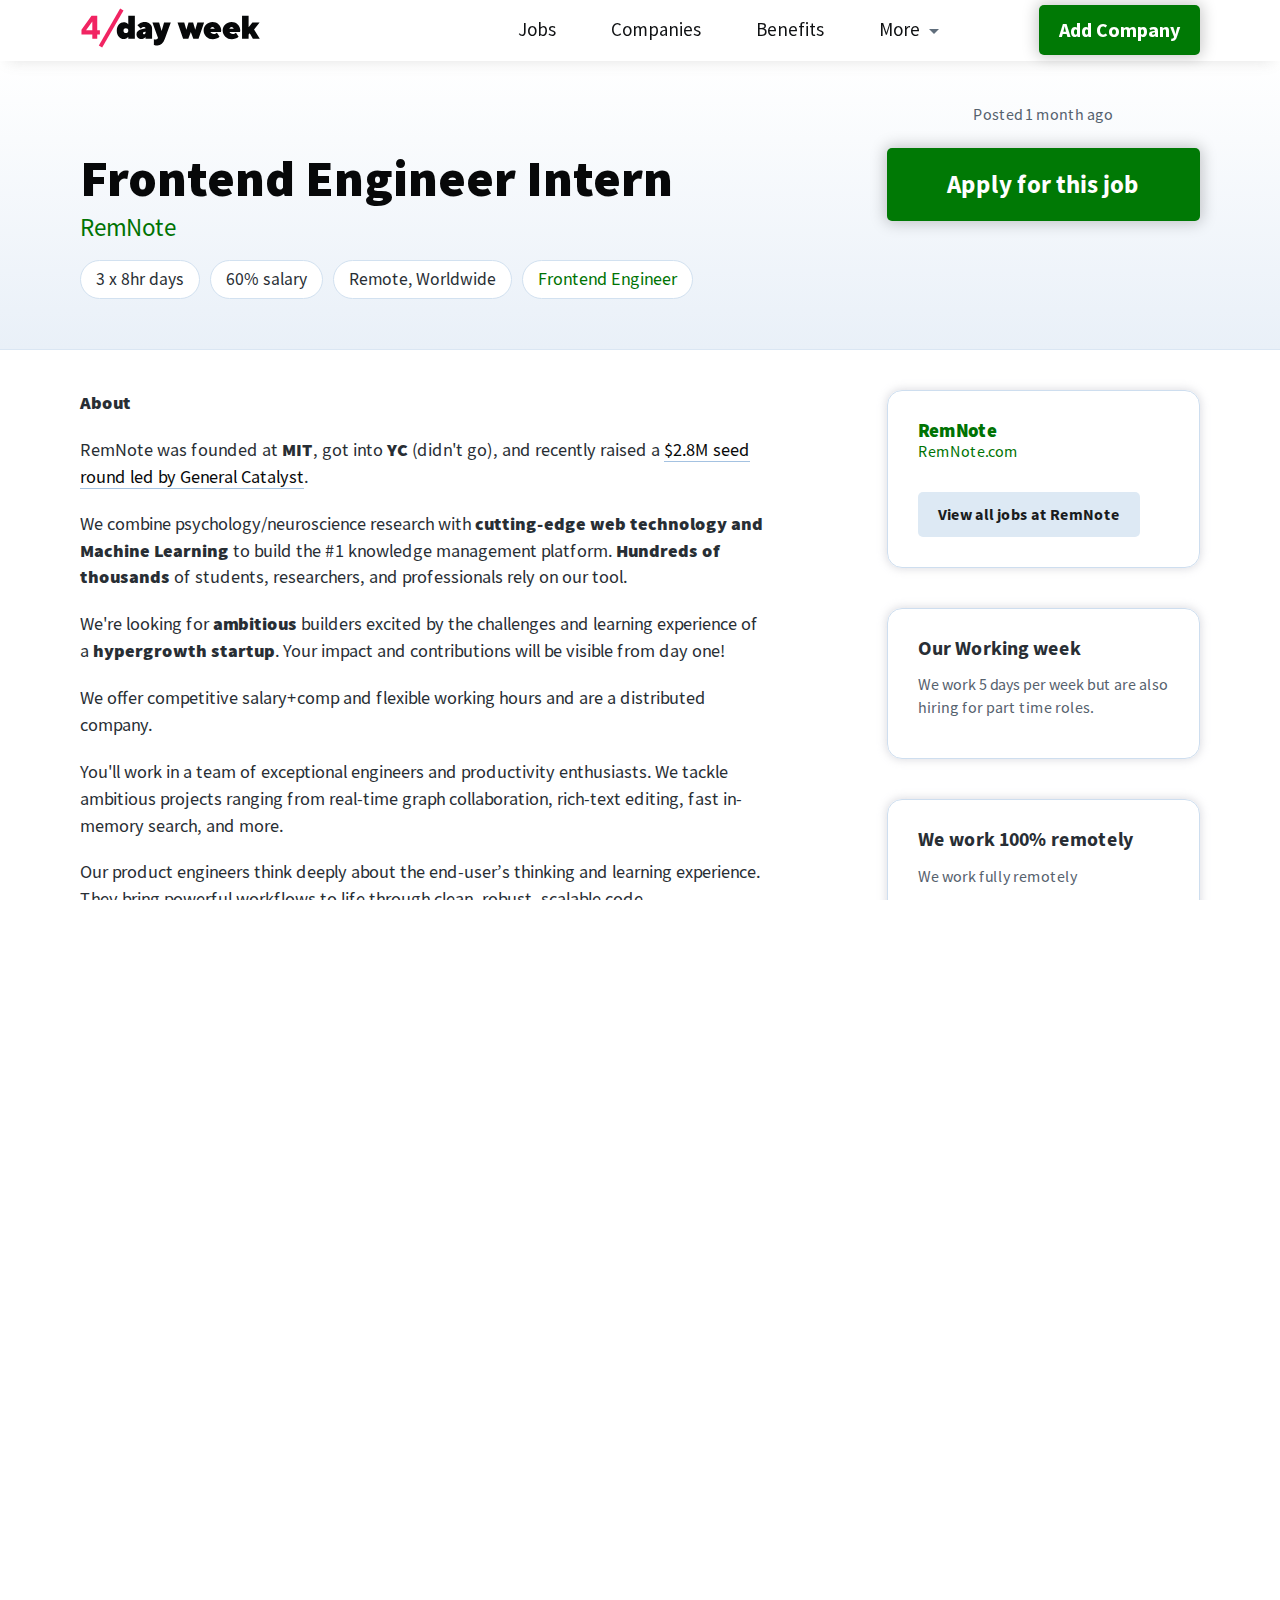
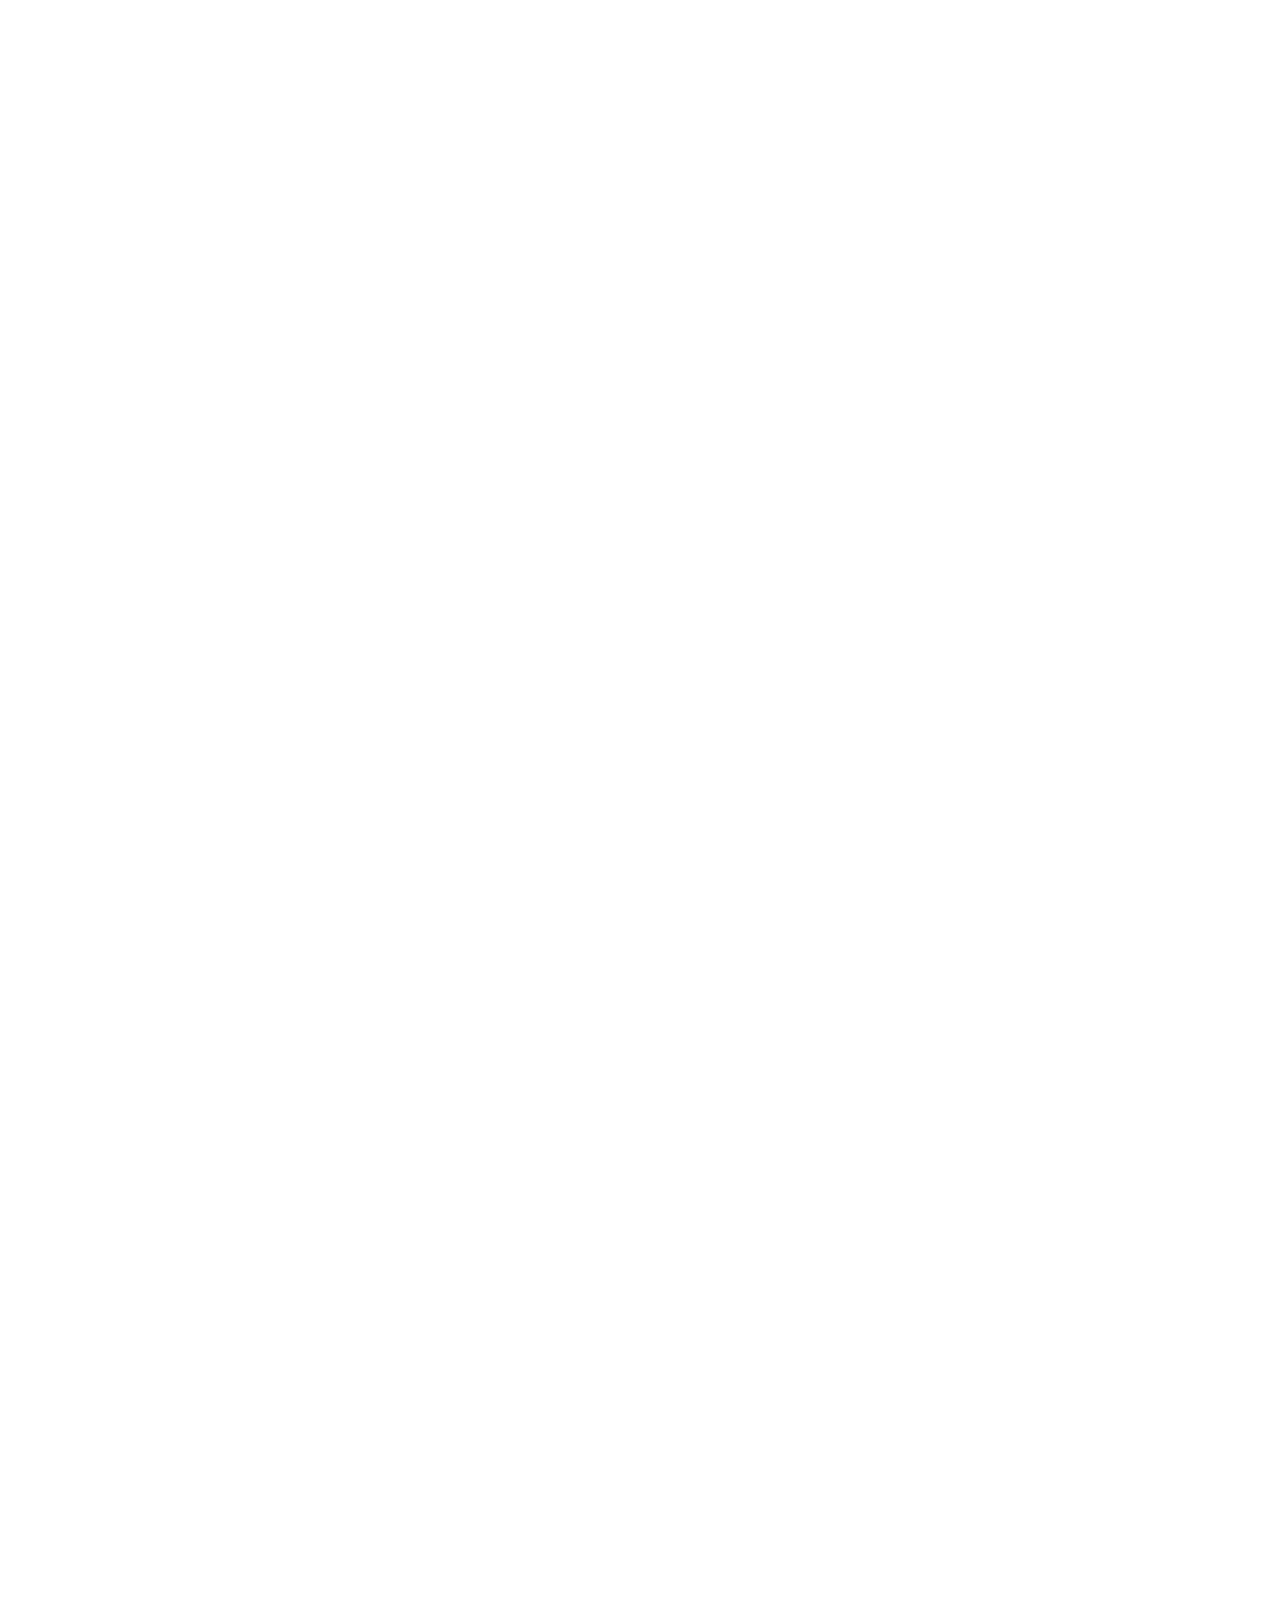
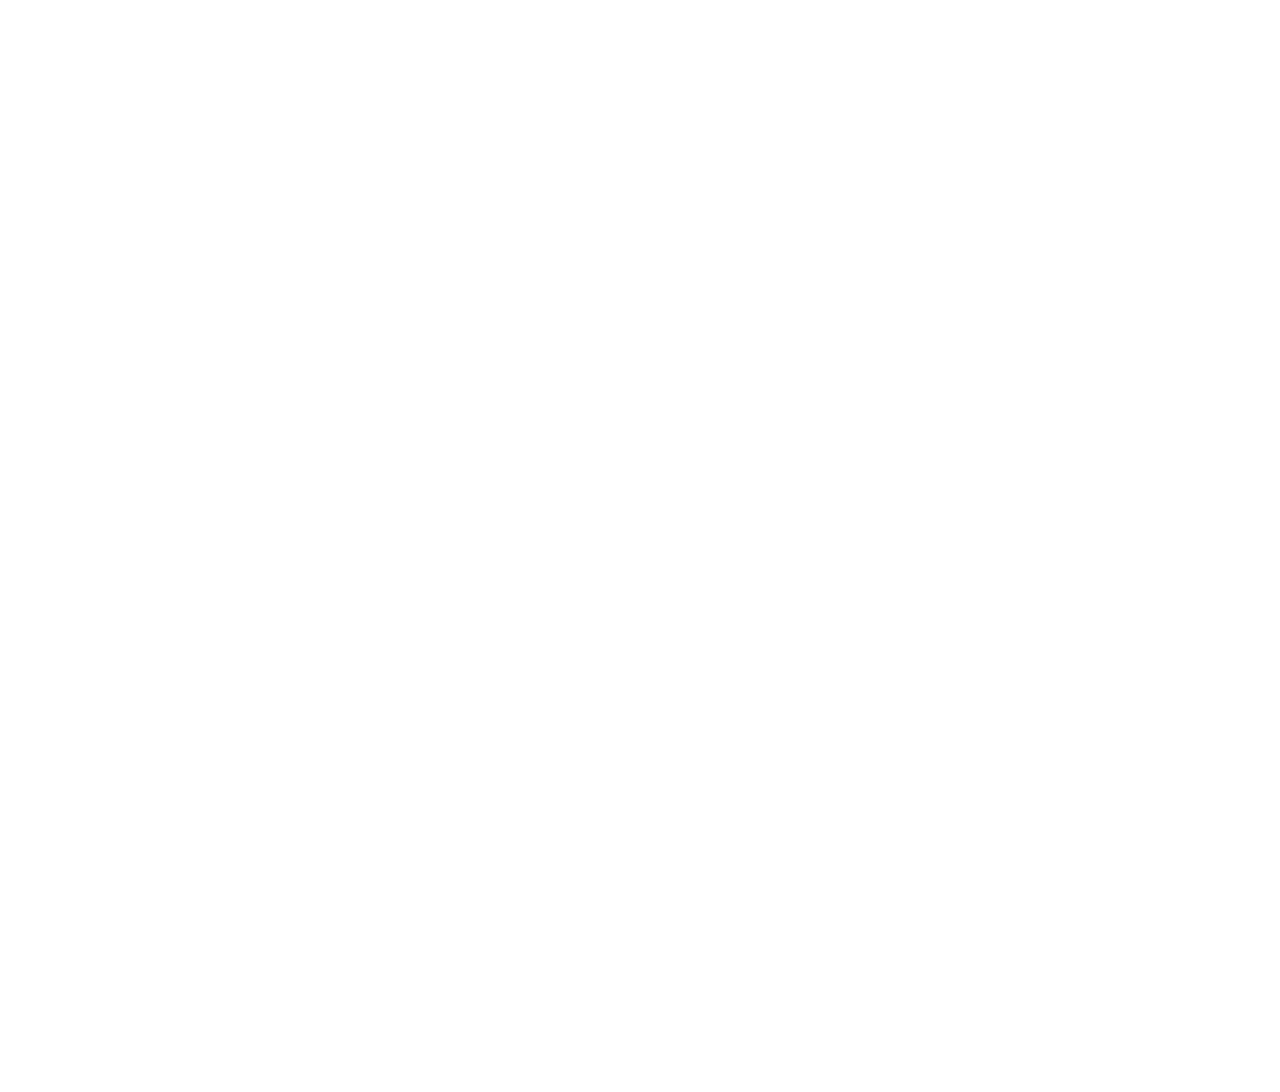
<file: RemNote, Front End Junior Engineer Job Listing.html>
<!DOCTYPE html> <html lang=en><!--
 Page saved with SingleFile 
 url: https://4dayweek.io/remote-job/frontend-engineer-intern-remnote 
 saved date: Tue Jul 12 2022 10:07:54 GMT-0400 (Eastern Daylight Time)
--><meta charset=utf-8><meta http-equiv=X-UA-Compatible content="IE=edge"><meta name=viewport content="width=device-width,initial-scale=1,maximum-scale=6"><style>:root{--sf-img-5:url("data:null;base64,")}svg:not(:root).svg-inline--fa{overflow:visible}.svg-inline--fa{display:inline-block;font-size:inherit;height:1em;overflow:visible;vertical-align:-0.125em}.svg-inline--fa.fa-w-14{width:0.875em}.svg-inline--fa.fa-w-16{width:1em}@-webkit-keyframes fa-spin{0%{-webkit-transform:rotate(0deg);transform:rotate(0deg)}100%{-webkit-transform:rotate(360deg);transform:rotate(360deg)}}@keyframes fa-spin{0%{-webkit-transform:rotate(0deg);transform:rotate(0deg)}100%{-webkit-transform:rotate(360deg);transform:rotate(360deg)}}</style><meta name=theme-color content=#f40053><style>html{font-family:sans-serif;-ms-text-size-adjust:100%;-webkit-text-size-adjust:100%}body{margin:0}nav,section{display:block}a{background-color:transparent}a:active,a:hover{outline:0}h1{margin:.67em 0}img{border:0}svg:not(:root){overflow:hidden}*,:after,:before{box-sizing:border-box}html{-webkit-tap-highlight-color:transparent}body{line-height:1.42857143;background-color:#fff}a{text-decoration:none}a:focus,a:hover{color:#23527c;text-decoration:underline}a:focus{outline:5px auto -webkit-focus-ring-color;outline-offset:-2px}img{vertical-align:middle}h1,h3,h4{font-family:inherit;color:inherit}h3{margin-top:20px;margin-bottom:10px}h4{margin-top:10px;margin-bottom:10px}p{margin:0 0 10px}ul{margin-top:0}ul ul{margin-bottom:0}.container-fluid{padding-right:15px;padding-left:15px;margin-right:auto;margin-left:auto}.row{margin-right:-15px;margin-left:-15px}.col-sm-4,.col-sm-6,.col-sm-8{position:relative;min-height:1px;padding-right:15px;padding-left:15px}@media (min-width:768px){.col-sm-4,.col-sm-6,.col-sm-8{float:left}.col-sm-8{width:66.66666667%}.col-sm-6{width:50%}.col-sm-4{width:33.33333333%}}.btn{display:inline-block;margin-bottom:0;text-align:center;white-space:nowrap;touch-action:manipulation;cursor:pointer;background-image:none;-webkit-user-select:none;-ms-user-select:none;user-select:none}.btn.active.focus,.btn.active:focus,.btn.focus,.btn:active.focus,.btn:active:focus,.btn:focus{outline:5px auto -webkit-focus-ring-color;outline-offset:-2px}.btn.focus,.btn:focus,.btn:hover{color:#333;text-decoration:none}.btn.active,.btn:active{background-image:none;outline:0;box-shadow:inset 0 3px 5px rgba(0,0,0,.125)}.btn-default{background-color:#fff;border-color:#ccc}.btn-default.focus,.btn-default:focus{color:#333;background-color:#e6e6e6;border-color:#8c8c8c}.btn-default:hover{color:#333;background-color:#e6e6e6;border-color:#adadad}.btn-default.active,.btn-default:active,.open>.dropdown-toggle.btn-default{color:#333;background-color:#e6e6e6;background-image:none;border-color:#adadad}.btn-default.active.focus,.btn-default.active:focus,.btn-default.active:hover,.btn-default:active.focus,.btn-default:active:focus,.btn-default:active:hover,.open>.dropdown-toggle.btn-default.focus,.open>.dropdown-toggle.btn-default:focus,.open>.dropdown-toggle.btn-default:hover{color:#333;background-color:#d4d4d4;border-color:#8c8c8c}.btn-success{background-color:#5cb85c;border-color:#4cae4c}.btn-success.focus,.btn-success:focus{color:#fff;background-color:#449d44;border-color:#255625}.btn-success:hover{color:#fff;background-color:#449d44;border-color:#398439}.btn-success.active,.btn-success:active,.open>.dropdown-toggle.btn-success{color:#fff;background-color:#449d44;background-image:none;border-color:#398439}.btn-success.active.focus,.btn-success.active:focus,.btn-success.active:hover,.btn-success:active.focus,.btn-success:active:focus,.btn-success:active:hover,.open>.dropdown-toggle.btn-success.focus,.open>.dropdown-toggle.btn-success:focus,.open>.dropdown-toggle.btn-success:hover{color:#fff;background-color:#398439;border-color:#255625}.btn-link,.btn-link:active{background-color:transparent;box-shadow:none}.btn-link,.btn-link:active,.btn-link:focus,.btn-link:hover{border-color:transparent}.btn-link:focus,.btn-link:hover{color:#23527c;text-decoration:underline;background-color:transparent}.collapse{display:none}.caret{display:inline-block;width:0;height:0;vertical-align:middle;border-top:4px dashed;border-right:4px solid transparent;border-left:4px solid transparent}.btn-lg .caret{border-width:5px 5px 0}.nav{padding-left:0;margin-bottom:0;list-style:none}.nav>li,.nav>li>a{position:relative;display:block}.nav>li>a:focus,.nav>li>a:hover{text-decoration:none;background-color:#eee}.navbar{position:relative;min-height:50px;margin-bottom:20px}@media (min-width:768px){.navbar{border-radius:4px}}@media (min-width:768px){.navbar-header{float:left}}.navbar-collapse{padding-right:15px;padding-left:15px;overflow-x:visible;border-top:1px solid transparent;box-shadow:inset 0 1px 0 hsla(0,0%,100%,.1);-webkit-overflow-scrolling:touch}@media (min-width:768px){.navbar-collapse{width:auto;border-top:0;box-shadow:none}.navbar-collapse.collapse{display:block!important;height:auto!important;padding-bottom:0;overflow:visible!important}}.container-fluid>.navbar-collapse,.container-fluid>.navbar-header{margin-right:-15px;margin-left:-15px}@media (min-width:768px){.container-fluid>.navbar-collapse,.container-fluid>.navbar-header{margin-right:0;margin-left:0}}.navbar-brand{float:left;height:50px;font-size:18px;line-height:20px}.navbar-brand:focus,.navbar-brand:hover{text-decoration:none}.navbar-brand>img{display:block}@media (min-width:768px){.navbar>.container-fluid .navbar-brand{margin-left:-15px}}.navbar-nav{margin:7.5px -15px}.navbar-nav>li>a{padding-top:10px;padding-bottom:10px}@media (min-width:768px){.navbar-nav{float:left;margin:0}.navbar-nav>li{float:left}.navbar-nav>li>a{padding-top:15px;padding-bottom:15px}}@-webkit-keyframes progress-bar-stripes{0%{background-position:40px 0}to{background-position:0 0}}@keyframes progress-bar-stripes{0%{background-position:40px 0}to{background-position:0 0}}.btn-group-vertical>.btn-group:after,.btn-group-vertical>.btn-group:before,.btn-toolbar:after,.btn-toolbar:before,.clearfix:after,.clearfix:before,.container-fluid:after,.container-fluid:before,.container:after,.container:before,.dl-horizontal dd:after,.dl-horizontal dd:before,.form-horizontal .form-group:after,.form-horizontal .form-group:before,.modal-footer:after,.modal-footer:before,.modal-header:after,.modal-header:before,.nav:after,.nav:before,.navbar-collapse:after,.navbar-collapse:before,.navbar-header:after,.navbar-header:before,.navbar:after,.navbar:before,.pager:after,.pager:before,.panel-body:after,.panel-body:before,.row:after,.row:before{display:table;content:" "}.btn-group-vertical>.btn-group:after,.btn-toolbar:after,.clearfix:after,.container-fluid:after,.container:after,.dl-horizontal dd:after,.form-horizontal .form-group:after,.modal-footer:after,.modal-header:after,.nav:after,.navbar-collapse:after,.navbar-header:after,.navbar:after,.pager:after,.panel-body:after,.row:after{clear:both}@-ms-viewport{width:device-width}@font-face{font-family:source sans pro;font-style:normal;font-weight:400;src:url([data-uri]) format("woff2");unicode-range:U+00??,U+0131,U+0152-0153,U+02bb-02bc,U+02c6,U+02da,U+02dc,U+2000-206f,U+2074,U+20ac,U+2122,U+2191,U+2193,U+2212,U+2215,U+feff,U+fffd}@font-face{font-family:source sans pro;font-style:normal;font-weight:700;src:url([data-uri]) format("woff2");unicode-range:U+00??,U+0131,U+0152-0153,U+02bb-02bc,U+02c6,U+02da,U+02dc,U+2000-206f,U+2074,U+20ac,U+2122,U+2191,U+2193,U+2212,U+2215,U+feff,U+fffd}@font-face{font-family:source sans pro;font-style:normal;font-weight:900;src:url([data-uri]) format("woff2");unicode-range:U+00??,U+0131,U+0152-0153,U+02bb-02bc,U+02c6,U+02da,U+02dc,U+2000-206f,U+2074,U+20ac,U+2122,U+2191,U+2193,U+2212,U+2215,U+feff,U+fffd}body{font-weight:400;color:#070809;overflow-x:hidden;font-family:source sans pro,Roboto,helvetica neue,Arial,noto sans,sans-serif,apple color emoji,segoe ui emoji,segoe ui symbol,noto color emoji;outline:0!important;-webkit-font-smoothing:antialiased;-moz-osx-font-smoothing:grayscale}body,html{font-size:10px}html{overflow-x:hidden!important}*{margin:0}@media (max-width:767px){.hide-mobile{display:none!important}}@media (min-width:870px){.hide-desktop{display:none!important}}.disabled,:disabled{cursor:not-allowed!important}.align-center{text-align:center!important}.padded-bottom{padding-bottom:40px!important}.padded-top{padding-top:20px}.margin-top{margin-top:20px!important}.margin-top-large{margin-top:60px!important}.margin-bottom{margin-bottom:20px!important}.row{margin:0}@keyframes fadeIn{0%{opacity:0}to{opacity:1}}@-webkit-keyframes fadeIn{0%{opacity:0}to{opacity:1}}.btn{max-width:100%;border-radius:5px;font-weight:700;background:0 0;vertical-align:middle;border:none!important;padding:0 20px;transition:opacity .17s ease-out,border .17s ease-out,background .17s ease-out,color .17s ease-out}.btn,.btn *{max-height:120px!important}.btn:hover,button:hover{cursor:pointer!important}.btn:focus,button:focus{outline:none!important}.btn:active,.btn:hover,button:active,button:hover{cursor:pointer}.btn.btn-lg{font-size:1.89rem;font-weight:500}.btn.btn-huge{line-height:1;padding:24px 30px;display:inline-block;font-size:2.5rem;font-weight:700}@media (max-width:767px){.btn.btn-huge{font-size:2.25rem;line-height:.9}}.btn.btn-sm{max-height:45px;line-height:45px;font-size:1.6rem}.btn.btn-md{max-height:45px;font-size:1.8rem}.btn.btn-ghost{color:#101214;background-color:transparent}.btn.btn-ghost:hover,button.btn-ghost:hover{color:#e21752;box-shadow:0 0 9px 1px rgba(180,180,190,.45)}.btn.icon-only{margin:0;text-align:center;padding:0;width:40px;line-height:40px;vertical-align:middle}.btn.btn-default{color:#191c20;background:#dde9f4}.btn.btn-default:hover,button.btn-default:hover{background:#c3d7eb;color:#070809}.btn.btn-default:active,button.btn-default:active{background:#55616d;color:#dae6f3}.btn.btn-default:focus,button.btn-default:focus{background:#c3d7eb;color:#101214}.btn.btn-circle{border-radius:50%}.btn.btn-success{color:#fff;background:#007905}.btn.btn-success.cta{box-shadow:0 0 15px 2px rgba(0,0,0,.22)}.btn.btn-success.cta:hover,button.btn-success.cta:hover{box-shadow:0 0 23px 2px rgba(0,0,0,.22)}.btn.btn-success:hover,button.btn-success:hover{background:#00ac07;color:#fff}.btn.btn-success:active,button.btn-success:active{color:#fff;background:#007905}.btn.btn-success:focus,button.btn-success:focus{color:#dae6f3;background:#007905}.btn.btn-link{line-height:1em;padding:0;font-weight:400;color:#007303;box-shadow:none;vertical-align:initial;text-decoration:none;white-space:unset;display:unset;border-bottom:1px solid transparent!important;max-width:100%}.btn.btn-link.light{color:#fff}.btn.btn-link:hover,button.btn-link:hover{color:#002fff;box-shadow:none!important;text-decoration:underline}.btn.btn-link:hover.light,button.btn-link:hover.light{color:#a4c2e1}.btn.btn-link:active,button.btn-link:active{color:#007303}.btn.btn-link:active.light,button.btn-link:active.light{color:#a4c2e1}.btn.btn-link:focus,button.btn-link:focus{color:#007303}.btn.btn-link:focus.light,button.btn-link:focus.light{color:#a4c2e1}a{color:#070809;font-weight:900}a:hover{color:#101214}a:active,a:focus,a:hover{text-decoration:underline}a:active,a:focus{color:#002fff}:focus{outline:0!important}.bold{font-weight:900!important}h1{font-weight:900;font-size:5.145rem;margin-top:0;line-height:5.39rem}@media (max-width:767px){h1{line-height:4.165rem;font-size:3.92rem}}h3{color:#191c20;line-height:3.5rem;margin:0}@media (max-width:767px){h3{line-height:2.75rem;font-size:2.5rem}}h4{padding:0 0 10px;line-height:1.1em;margin:20px 0 0}ul{margin-bottom:20px}ul li,ul li a{font-weight:400}p{color:#282e34;text-align:left;font-weight:500;margin-bottom:20px}p,ul li{font-size:1.827rem;line-height:2.688rem}p:last-child{margin-bottom:0}strong{font-weight:900}body,html{height:100%;width:100%;background:#fff}@media (max-width:767px){section{padding:20px}}.wrapper{height:100%;position:relative}.wrapper .content-wrapper{padding:0 20px;display:flex;flex-direction:column;transition:none!important}@media (max-width:1120px){.wrapper .content-wrapper{padding:0;width:100%}}@media (min-width:1120px){.wrapper .content-wrapper{padding:0}}.wrapper .content-wrapper.full-width{width:100%}.wrapper .content-wrapper.scrolled .header-container{padding:5px 0;box-shadow:0 8px 15px -8px hsla(0,0%,42.7%,.2)}@media (min-width:1120px){.wrapper .content-wrapper.scrolled .header-container{padding:5px 0}}@media (min-width:1120px){.wrapper .content-wrapper.scrolled .header-container .navbar{padding:0!important}}@media (min-width:767px)and (max-width:1120px){.wrapper .content-wrapper.scrolled .header-container .navbar{padding:0 20px!important}}@media (max-width:767px){.wrapper .content-wrapper.scrolled .header-container .navbar{padding:0 20px!important}}.wrapper .content-wrapper .header-container{text-align:left;position:sticky;width:100%;top:0;z-index:10000000;background-color:#fff;transition:padding .2s ease}@media (max-width:767px){.wrapper .content-wrapper .header-container{padding:0;margin:0;position:fixed;width:100%;z-index:100000;background:#fff}}.wrapper .content-wrapper .header-container .navbar{transition:padding .2s ease}@media (min-width:767px)and (max-width:1120px){.wrapper .content-wrapper .header-container .navbar{padding:0 20px!important}}.wrapper .content-wrapper .main-container-wrapper{margin:0 auto;padding:0;width:100%;min-height:700px;flex:1 1}@media (max-width:767px){.wrapper .content-wrapper .main-container-wrapper{padding:0}}@media (min-width:767px)and (max-width:870px){.wrapper .content-wrapper .main-container-wrapper{padding:0 20px!important}}.wrapper .footer{width:100%;margin-top:80px;padding:0;min-height:1600px}.wrapper .footer .footer-content{background-color:#191c20;padding:40px 20px}@media (max-width:767px){.wrapper .footer .footer-content{padding:40px 0}}.wrapper .footer .footer-content .bottom-row,.wrapper .footer .footer-content .top-row{max-width:1120px;margin:0 auto;padding:40px 0;font-size:1.8rem}.wrapper .footer .footer-content .bottom-row h4{color:#a4c2e1;font-size:1.8rem;padding-bottom:20px;font-weight:400}@media (max-width:767px){.wrapper .footer .footer-content .bottom-row,.wrapper .footer .footer-content .top-row{padding:20px;text-align:center}}.wrapper .footer .footer-content .bottom-row .bottom-menu,.wrapper .footer .footer-content .top-row .bottom-menu{max-width:1120px;margin:0 auto;display:flex;list-style:none;flex-wrap:wrap;padding:0}.wrapper .footer .footer-content .top-row .bottom-menu.single-col{display:block}.wrapper .footer .footer-content .bottom-row .bottom-menu.full-width li{width:100%}.wrapper .footer .footer-content .bottom-row .bottom-menu li,.wrapper .footer .footer-content .top-row .bottom-menu li{padding-right:40px;line-height:1.1;margin-bottom:10px;width:50%;white-space:nowrap;text-overflow:ellipsis;color:#c3d7eb}@media (max-width:767px){.wrapper .footer .footer-content .bottom-row .bottom-menu li,.wrapper .footer .footer-content .top-row .bottom-menu li{padding-right:0}}.wrapper .footer .footer-content .bottom-row .bottom-menu li a,.wrapper .footer .footer-content .top-row .bottom-menu li a{font-size:1.6rem}.wrapper .footer .footer-content .bottom-row .bottom-menu li:last-child,.wrapper .footer .footer-content .top-row .bottom-menu li:last-child{margin-bottom:0}@media (max-width:767px){.wrapper .footer .footer-content .bottom-row .bottom-menu li,.wrapper .footer .footer-content .top-row .bottom-menu li{width:100%;margin-bottom:20px}}.wrapper .footer .footer-content .top-row{padding-bottom:40px}.wrapper .footer .footer-content .top-row .social-list{text-align:right!important}@media (max-width:767px){.wrapper .footer .footer-content .top-row .social-list{padding:20px}}.wrapper .footer .footer-content .top-row .social-list p{text-align:right!important;color:#c3d7eb}.wrapper .footer .footer-content .top-row .social-list ul{padding:0;margin:0}.wrapper .footer .footer-content .top-row .social-list ul li{margin:0}.wrapper .footer .footer-content .top-row .social-list .built-in-public{margin-top:10px;margin-right:10px}@media (max-width:767px){.wrapper .footer .footer-content .top-row .social-list .built-in-public{margin-right:0;margin-top:80px;text-align:center}}.wrapper .footer .footer-content .top-row .social-list .built-in-public .me{margin-right:10px;border-radius:50%}.wrapper .footer .footer-content .top-row .social-list .support{font-size:1.6rem}.wrapper .footer .footer-content .top-row .social-list .support p{display:inline-block;margin-right:20px}.wrapper .footer .footer-content .top-row .social-list .support a{display:inline-block}.wrapper .footer .footer-content .top-row .social-list .support a:hover{cursor:pointer!important}@media (max-width:767px){.wrapper .footer .footer-content .top-row .social-list .support{text-align:center}.wrapper .footer .footer-content .top-row .social-list .support p{display:none}}.wrapper .footer .footer-content .top-row .social-list .logos{padding:30px 0}@media (max-width:767px){.wrapper .footer .footer-content .top-row .social-list .logos{text-align:center}.wrapper .footer .footer-content .top-row .social-list .logos li:first-child{width:100%;padding-bottom:10px}}.wrapper .footer .footer-content .top-row .social-list .logos li{display:inline-block}.wrapper .footer .footer-content .top-row .social-list li{list-style:none;color:#c3d7eb}.wrapper .footer .footer-content .top-row .social-list li a{margin-left:20px;color:#c3d7eb}@media (max-width:767px){.wrapper .footer .footer-content .top-row .social-list li a{margin:0}}.cols{padding:0 60px 0 0}.cols:nth-child(2){padding:0 0 0 60px}@media (max-width:870px){.cols{padding:0 10px 0 0}.cols:nth-child(2){padding:0 0 0 10px}}@media (max-width:767px){.cols{margin-bottom:0}.cols,.cols:nth-child(2){padding:0}}@media (max-width:767px){.cols{padding:0;clear:both}}.tags{margin:0;color:#282e34;padding:20px 0 0}.tags li{background:#fff;border:1px solid #d2e1f0;font-size:1.76rem;border-radius:20px;display:inline-block;list-style:none;padding:5px 15px;font-weight:400;margin:0 10px 10px 0}.tags li:last-child{margin-right:0}.wrapper .content-wrapper .header-container .navbar{border:none;max-width:1120px;padding:0;margin:0 auto}@media (max-width:767px){.wrapper .content-wrapper .header-container .navbar{margin:0;padding:20px;min-height:80px}}.wrapper .content-wrapper .header-container .navbar .container-fluid{padding:0}@media (max-width:767px){.wrapper .content-wrapper .header-container .navbar .container-fluid .navbar-header{margin:0}}.wrapper .content-wrapper .header-container .navbar .container-fluid .navbar-header .navbar-brand{margin-left:0;padding:2.5px 0 0}.wrapper .content-wrapper .header-container .navbar .container-fluid .navbar-collapse{padding:0}.wrapper .content-wrapper .header-container .navbar .container-fluid .navbar-collapse .navbar-nav{float:right}.wrapper .content-wrapper .header-container .navbar .container-fluid .navbar-collapse .navbar-nav.desktop-menu{display:none}.wrapper .content-wrapper .header-container .navbar .container-fluid .navbar-collapse .navbar-nav .caret{color:#606e7c;margin-left:5px}@media (min-width:767px){.wrapper .content-wrapper .header-container .navbar .container-fluid .navbar-collapse .navbar-nav.desktop-menu{display:block}}.wrapper .content-wrapper .header-container .navbar .container-fluid .navbar-collapse .navbar-nav li .btn{margin-left:15px;padding:15px 20px;line-height:1}@media (max-width:870px){.wrapper .content-wrapper .header-container .navbar .container-fluid .navbar-collapse .navbar-nav li .btn{margin-left:0}.wrapper .content-wrapper .header-container .navbar .container-fluid .navbar-collapse .navbar-nav li .btn .caret{display:none}}.wrapper .content-wrapper .header-container .navbar .container-fluid .navbar-collapse .navbar-nav li .btn.btn-ghost:active,.wrapper .content-wrapper .header-container .navbar .container-fluid .navbar-collapse .navbar-nav li .btn.btn-ghost:focus,.wrapper .content-wrapper .header-container .navbar .container-fluid .navbar-collapse .navbar-nav li .btn.btn-ghost:hover{background:#fff}.wrapper .content-wrapper .header-container .navbar .container-fluid .navbar-collapse .navbar-nav li .btn.cta{font-size:2rem;font-weight:600}.wrapper .content-wrapper .header-container .navbar .container-fluid .navbar-collapse .navbar-nav li .btn.cta.cta-first{margin-left:80px}@media (max-width:1120px){.wrapper .content-wrapper .header-container .navbar .container-fluid .navbar-collapse .navbar-nav li .btn.cta.cta-first{margin-left:0}}@media (max-width:870px){.wrapper .content-wrapper .header-container .navbar .container-fluid .navbar-collapse .navbar-nav li .btn.cta{margin-left:30px}}.wrapper .content-wrapper .header-container .navbar .container-fluid .navbar-collapse .navbar-nav li .btn.cta.btn-success{border:none!important}@media (max-width:767px){.wrapper .content-wrapper .header-container .navbar .container-fluid .navbar-collapse .navbar-nav li .btn.cta{font-weight:unset;background:#fff;box-shadow:none}.wrapper .content-wrapper .header-container .navbar .container-fluid .navbar-collapse .navbar-nav li .btn.cta.btn-success{border:none!important;color:#070809}}@media (max-width:767px){.wrapper .content-wrapper .header-container .navbar{padding:10px 20px;min-height:0}.wrapper .content-wrapper .header-container .navbar .navbar-collapse{position:absolute;border:none;width:100%;left:0;margin:0;z-index:100000;background:#fff;box-shadow:inset 0 -15px 18px 3px rgba(0,0,0,.15);height:calc(100vh - 150px)}.wrapper .content-wrapper .header-container .navbar .navbar-collapse .navbar-nav{padding:20px!important;width:100%;padding-bottom:40px;margin:0;overflow:auto;height:100%}.wrapper .content-wrapper .header-container .navbar .navbar-collapse .navbar-nav li .btn{margin:0!important;padding:12.5px 10px!important;display:block;line-height:normal!important;text-align:left;background:#fff!important}}@media (max-width:767px)and (max-width:767px){.wrapper .content-wrapper .header-container .navbar .navbar-collapse .navbar-nav li .btn{background:0 0!important}}.company-side-box{border-radius:15px;overflow:hidden;border:1px solid #cedeef;transition:opacity .18s ease-out,border .18s ease-out,background .18s ease-out,color .18s ease-out;text-align:left;box-shadow:0 0 9px 1px rgba(180,180,190,.45);padding:30px;margin-bottom:40px}@media (max-width:767px){.company-side-box{padding:30px 20px;margin-bottom:20px}}@media (max-width:767px){.company-side-box{box-shadow:none;border-radius:0;border:none;border-bottom:1px solid #c3d7eb;margin:0;padding:40px 0}}.company-side-box p{margin-bottom:10px;line-height:1.4;font-size:1.6rem;color:#55616d}.company-side-box h3{line-height:1;font-size:1.98rem;font-weight:700;padding-bottom:15px;color:#282e34}@media (max-width:767px){.company-side-box h3{font-size:2.1rem}}.company-side-box.company-remote p{margin-bottom:0}.company-side-box.company-profile .company-logo{height:30px;position:absolute;right:40px;top:30px;max-width:80px}.company-side-box.company-profile p{padding-top:10px}.job-page .job-header-wrapper{margin-bottom:20px;width:100%;padding:40px 20px;border-bottom:1px solid #dae6f3;background:linear-gradient(180deg,#fff,#e9f0f8)}@media (max-width:767px){.job-page .job-header-wrapper{padding-top:100px}}.job-page .job-header-wrapper .job-header-content{max-width:1120px;margin:0 auto;min-height:208px}.job-page .job-header-wrapper .job-header-content .title-logo{margin-bottom:10px}.job-page .job-header-wrapper .job-header-content .title-logo img{border-radius:10px}.job-page .job-header-wrapper .job-header-content h1{margin-bottom:10px}.job-page .job-header-wrapper .job-header-content .job-apply-wrapper{padding-top:20px;text-align:center}.job-page .job-header-wrapper .job-header-content .job-apply-wrapper .btn-success{width:100%}@media (max-width:767px){.job-page .job-header-wrapper .job-header-content .job-apply-wrapper .btn-success{width:100%}}.job-page .job-header-wrapper .job-header-content .job-posted{text-align:center;font-size:1.6rem;color:#55616d;margin-bottom:0;padding-bottom:0}@media (max-width:767px){.job-page .job-header-wrapper .job-header-content .job-posted{padding-top:20px}}.job-page .job-content{max-width:1120px;margin:0 auto;padding-top:20px}@media (max-width:767px){.job-page .job-content{padding:0 20px 20px}}.job-page .job-content .job-description-text{min-height:500px}.job-page .job-content .job-description-text *{max-width:100%}.job-page .job-content .job-description-text h3{font-size:1.8rem;font-weight:900}.job-page .job-content .job-description-text ul{padding:0 0 0 20px}.job-page .job-content .job-description-text p a{font-weight:400;border-bottom:1px solid #a4c2e1}.job-page .job-content .job-description-text p a:hover{border-bottom:none;color:#e21752;text-decoration:none}@media (max-width:767px){.job-page .job-content .job-apply{padding:0 0 60px}}@media (max-width:767px){.job-page .job-content .job-apply .btn{width:100%}}</style><title>Remote Frontend Engineer Intern at RemNote · 4 Day Week Jobs</title><script type=application/ld+json>{"@context":"http://schema.org","@type":"JobPosting","datePosted":"2022-06-09","description":"About\nRemNote was founded at&nbsp;MIT,&nbsp;got into&nbsp;YC&nbsp;(didn't go), and recently raised a&nbsp;$2.8M seed round led by&nbsp;General Catalyst.\nWe combine psychology/neuroscience research with cutting-edge web technology and Machine Learning to build the #1 knowledge management platform. Hundreds of thousands of students, researchers, and professionals rely on our tool.\nWe're looking for&nbsp;ambitious&nbsp;builders excited by the challenges and learning experience of a&nbsp;hypergrowth startup. Your impact and contributions will be visible from day one!\nWe offer competitive salary+comp and flexible working hours and are a distributed company.\nYou'll work in a team of exceptional engineers and productivity enthusiasts. We tackle ambitious projects ranging from real-time graph collaboration, rich-text editing, fast in-memory search, and more.\nOur product engineers think deeply about the end-user’s thinking and learning experience. They bring powerful workflows to life through clean, robust, scalable code.\nJoin RemNote to&nbsp;reinvent&nbsp;how people&nbsp;learn, think, and collaborate&nbsp;and build the #1 knowledge management platform.\nWhat You’ll Do\n\nWork closely with product managers and designers to study user workflows\nBuild features that enhance and fine-tune RemNote’s core experience\nLead engineering projects for significant new initiatives or “headliner” features\nTake ownership over significant parts of the codebase, and make careful architectural decisions\nWrite robust, clean code with TypeScript, React, and CSS\n\nTechnical Background\n\nYou're experienced with TypeScript, React, and CSS. You know how to architect code in a clean, extensible way.\nYou’re an experienced web developer and know how to avoid common pitfalls with web technologies.\nYou’re comfortable with the full spectrum of thinking about a user’s goals, translating this into workflow specs, and translating workflow specs into code.\nYou're experienced with writing reliable, carefully-tested code.\nYou're comfortable with basic CS principles and especially thinking about graphs.\nYou're comfortable with front-end performance engineering.\n\nApproach\n\nDeliberate Problem-solving: You thrive in a scaling startup, can decompose tricky problems, and work intentionally towards a clean solution, by yourself or with teammates.\nCustomer Obsession: You think critically about the implications of what you're building and how a product’s design and code affect users' experience and life.\nTeam player: You work well in a team of diverse skills (design, engineering, product, advocacy). You're able to communicate technical decisions and trade-offs in writing or brainstorming in real time.\nFast Learner: You enjoy learning new technologies as you go.\nAutonomy: You can implement and deliver without a lot of guidance.\n\nBonus Points\n\nYou're deeply motivated by the need to build more efficient learning experiences and to support thinkers.\nYou have experience working with cross-platform applications.\nYou're proficient with back-end technology stack: Node.js, MongoDB, and AWS.\nYou're experienced with Capacitor and mobile technologies.\nYou deeply understand our product.\nYou've thought deeply about tools for thought and have a vision that aligns with ours.\nYou’re serious about your own productivity and have developed workflows that you use to organize your thinking and learning.\n\nAll of these requirements are not set in stone. We're looking for people who are passionate and ambitious. If you believe you’re the right person for this job, tell us why.\nIs this job not right for you, but you love what we are doing? We have other open positions as well.\nLastly, note that RemNote is a distributed company, and this is a remote position.","employmentType":"FULL_TIME","url":"https://4dayweek.io/remote-job/frontend-engineer-intern-remnote","baseSalary":{"@type":"MonetaryAmount","currency":"USA","value":{"@type":"QuantitativeValue","minValue":2800000,"maxValue":2800000,"unitText":"YEAR"}},"jobLocationType":"TELECOMMUTE","title":"Frontend Engineer Intern","image":"https://media.fourdayweek.io/files/remnotelogo-yJeye.png","workHours":"Flexible","validThrough":"2022-08-09","hiringOrganization":{"@type":"Organization","name":"RemNote","logo":"https://media.fourdayweek.io/files/remnotelogo-yJeye.png"},"relevantOccupation":{"codeValue":"15-1252.00","name":"Software Developers","url":"https://www.onetonline.org/link/summary/15-1252.00"}}</script><link rel=canonical href=https://4dayweek.io/remote-job/frontend-engineer-intern-remnote data-react-helmet=true><meta name=title content="Remote Frontend Engineer Intern at RemNote · 4 Day Week Jobs" data-react-helmet=true><meta name=description content="RemNote is hiring a Remote Frontend Engineer Intern on a 4 day work week. Are you ready to join the team? Submit your job application today." data-react-helmet=true><meta property=og:title content="Remote Frontend Engineer Intern at RemNote · 4 Day Week Jobs" data-react-helmet=true><meta property=og:description content="RemNote is hiring a Remote Frontend Engineer Intern on a 4 day work week. Are you ready to join the team? Submit your job application today." data-react-helmet=true><meta property=og:image content=https://media.fourdayweek.io/files/social-share.png data-react-helmet=true><meta property=og:type content=website data-react-helmet=true><meta property=og:url content=https://4dayweek.io/remote-job/frontend-engineer-intern-remnote data-react-helmet=true><meta property=twitter:card content=summary_large_image data-react-helmet=true><meta property=twitter:url content=@4dayweekio data-react-helmet=true><meta property=twitter:title content="Remote Frontend Engineer Intern at RemNote · 4 Day Week Jobs" data-react-helmet=true><meta property=twitter:description content="RemNote is hiring a Remote Frontend Engineer Intern on a 4 day work week. Are you ready to join the team? Submit your job application today." data-react-helmet=true><meta property=twitter:image content=https://media.fourdayweek.io/files/social-share.png data-react-helmet=true><style>.sf-hidden{display:none!important}</style><meta http-equiv=content-security-policy content="default-src 'none'; font-src 'self' data:; img-src 'self' data:; style-src 'unsafe-inline'; media-src 'self' data:; script-src 'unsafe-inline' data:;"><body cz-shortcut-listen=true><noscript>You need to enable JavaScript to run this app.</noscript><div id=root><div class=wrapper id=outer-wrapper><div class="content-wrapper full-width scrolled" id=content-wrapper><div class="row header-container"><nav class=navbar><div class=container-fluid><div class=navbar-header><a class=navbar-brand href=https://4dayweek.io/><img width=180 height=40 src="[data-uri]" class=logo alt="4dayweek logo"></a><button type=button class="navbar-toggle mobileCollapsed sf-hidden" aria-label=toggle data-toggle=collapse data-target=#main-menu aria-expanded=false></button></div><div class="collapse navbar-collapse" id=main-menu style=min-height:51px><ul class="nav navbar-nav tablet-menu padding-top padding-bottom sf-hidden"></ul><ul class="nav navbar-nav desktop-menu" style=max-height:52px><li class="dropdown extra-menu"><a class="btn btn-ghost btn-lg" data-toggle=dropdown role=button aria-haspopup=true aria-expanded=false href=https://4dayweek.io/remote-jobs>Jobs</a><ul class="dropdown-menu sf-hidden"></ul><li><a class="btn btn-ghost btn-lg" href=https://4dayweek.io/companies>Companies</a><li><a class="btn btn-ghost btn-lg" href=https://4dayweek.io/benefits>Benefits</a><li class="dropdown extra-menu"><a href=https://4dayweek.io/# class="btn btn-ghost btn-lg" data-toggle=dropdown role=button aria-haspopup=true aria-expanded=false>More <span class=caret></span></a><ul class="dropdown-menu sf-hidden"></ul><li><a class="btn btn-success btn-lg cta cta-first" href=https://4dayweek.io/add-company>Add Company</a></ul></div></div></nav></div><div class=main-container-wrapper name><div class=job-page><div class="row job-header-wrapper"><div class="row job-header-content"><div class="col-sm-8 cols"><div class=title-logo><a href=https://4dayweek.io/company/remnote/jobs><img height=40 width=40 alt=RemNote src='data:image/svg+xml,<svg xmlns="http://www.w3.org/2000/svg" width="913" height="128"><rect fill-opacity="0"/></svg>' class=company-logo style="background-blend-mode:normal!important;background-clip:content-box!important;background-position:50% 50%!important;background-color:rgba(0,0,0,0)!important;background-image:var(--sf-img-5)!important;background-size:100% 100%!important;background-origin:content-box!important;background-repeat:no-repeat!important"></a></div><h1 itemprop=title>Frontend Engineer Intern</h1><a class="btn btn-link success btn-huge" itemprop=hiringOrganization itemscope itemtype=http://schema.org/Organization href=https://4dayweek.io/company/remnote/jobs>RemNote</a><ul class="job-tags tags"><li class=part-time><span class=reduced-hours>3 x 8hr days</span><li class=salary-80>60% salary<li>Remote, Worldwide<li class=hide-mobile><a class="btn btn-link btn-md" href=https://4dayweek.io/remote-jobs/frontend-engineer>Frontend Engineer</a></ul></div><div class="col-sm-4 cols"><p class=job-posted>Posted 1 month ago<div class="row job-apply"><div class=job-apply-wrapper><a href="https://jobs.lever.co/remnote/fb651aab-6b15-4240-9577-88dca120ac64/apply?utm_source=4dayweek.io&amp;utm_medium=4dayweek.io&amp;utm_campaign=4dayweek.io&amp;ref=4dayweek.io&amp;source=4dayweek.io&amp;lever-origin=applied&amp;lever-source%5B%5D=4dayweek.io&amp;lever-requisition-name=4dayweek.io&amp;lever-posting-owner-name=4dayweek.io&amp;lever-source=4dayweek.io&amp;lever-referer=4dayweek.io" target=_blank rel="noopener noreferrer nofollow" class="btn btn-success cta btn-huge">Apply for this job</a></div></div></div></div></div><div class="row job-content-wrapper"><div class="job-listing row"><div class="row job-content"><div class="col-sm-8 cols hero-left"><div class="job-title row"><div class=job-title-left><div class=title-content></div></div></div><div class="row job-description-text" itemprop=description><div><p><strong>About</strong><p>RemNote was founded at&nbsp;<strong>MIT</strong>,&nbsp;got into&nbsp;<strong>YC</strong>&nbsp;(didn't go), and recently raised a&nbsp;<a href=https://www.generalcatalyst.com/gcamplified/why-general-catalyst-invested-in-remnote/>$2.8M seed round led by&nbsp;General Catalyst</a>.<p>We combine psychology/neuroscience research with <strong>cutting-edge web technology and Machine Learning</strong> to build the #1 knowledge management platform. <strong>Hundreds of thousands</strong> of students, researchers, and professionals rely on our tool.<p>We're looking for&nbsp;<strong>ambitious</strong>&nbsp;builders excited by the challenges and learning experience of a&nbsp;<strong>hypergrowth startup</strong>. Your impact and contributions will be visible from day one!<p>We offer competitive salary+comp and flexible working hours and are a distributed company.<p>You'll work in a team of exceptional engineers and productivity enthusiasts. We tackle ambitious projects ranging from real-time graph collaboration, rich-text editing, fast in-memory search, and more.<p>Our product engineers think deeply about the end-user’s thinking and learning experience. They bring powerful workflows to life through clean, robust, scalable code.<p>Join RemNote to&nbsp;<strong>reinvent</strong>&nbsp;how people&nbsp;<strong>learn, think, and collaborate</strong>&nbsp;and build the #1 knowledge management platform.<h3>What You’ll Do</h3><ul><li>Work closely with product managers and designers to study user workflows<li>Build features that enhance and fine-tune RemNote’s core experience<li>Lead engineering projects for significant new initiatives or “headliner” features<li>Take ownership over significant parts of the codebase, and make careful architectural decisions<li>Write robust, clean code with TypeScript, React, and CSS</ul><h3>Technical Background</h3><ul><li>You're experienced with TypeScript, React, and CSS. You know how to architect code in a clean, extensible way.<li>You’re an experienced web developer and know how to avoid common pitfalls with web technologies.<li>You’re comfortable with the full spectrum of thinking about a user’s goals, translating this into workflow specs, and translating workflow specs into code.<li>You're experienced with writing reliable, carefully-tested code.<li>You're comfortable with basic CS principles and especially thinking about graphs.<li>You're comfortable with front-end performance engineering.</ul><h3>Approach</h3><ul><li><strong>Deliberate Problem-solving</strong>: You thrive in a scaling startup, can decompose tricky problems, and work intentionally towards a clean solution, by yourself or with teammates.<li><strong>Customer Obsession</strong>: You think critically about the implications of what you're building and how a product’s design and code affect users' experience and life.<li><strong>Team player</strong>: You work well in a team of diverse skills (design, engineering, product, advocacy). You're able to communicate technical decisions and trade-offs in writing or brainstorming in real time.<li><strong>Fast Learner</strong>: You enjoy learning new technologies as you go.<li><strong>Autonomy</strong>: You can implement and deliver without a lot of guidance.</ul><h3>Bonus Points</h3><ul><li>You're deeply motivated by the need to build more efficient learning experiences and to support thinkers.<li>You have experience working with cross-platform applications.<li>You're proficient with back-end technology stack: <a href=http://node.js/>Node.js</a>, MongoDB, and AWS.<li>You're experienced with Capacitor and mobile technologies.<li>You deeply understand our product.<li>You've thought deeply about tools for thought and have a vision that aligns with ours.<li>You’re serious about your own productivity and have developed workflows that you use to organize your thinking and learning.</ul><p>All of these requirements are not set in stone. We're looking for people who are passionate and ambitious. If you believe you’re the right person for this job, tell us why.<p>Is this job not right for you, but you love what we are doing? We have other open positions as well.<p>Lastly, note that RemNote is a distributed company, and this is a remote position.</p></div></div><div class=padded-top><div class="row job-apply"><div class=job-apply-wrapper><a href="https://jobs.lever.co/remnote/fb651aab-6b15-4240-9577-88dca120ac64/apply?utm_source=4dayweek.io&amp;utm_medium=4dayweek.io&amp;utm_campaign=4dayweek.io&amp;ref=4dayweek.io&amp;source=4dayweek.io&amp;lever-origin=applied&amp;lever-source%5B%5D=4dayweek.io&amp;lever-requisition-name=4dayweek.io&amp;lever-posting-owner-name=4dayweek.io&amp;lever-source=4dayweek.io&amp;lever-referer=4dayweek.io" target=_blank rel="noopener noreferrer nofollow" class="btn btn-success cta btn-huge">Apply for this job</a></div></div></div></div><div class="col-sm-4 cols company-meta hero-right align-center job-company"><div class="company-side-box company-profile"><a href=https://4dayweek.io/company/remnote/jobs><img height=30 alt=RemNote src='data:image/svg+xml,<svg xmlns="http://www.w3.org/2000/svg" width="913" height="128"><rect fill-opacity="0"/></svg>' class=company-logo style="background-blend-mode:normal!important;background-clip:content-box!important;background-position:50% 50%!important;background-color:rgba(0,0,0,0)!important;background-image:var(--sf-img-5)!important;background-size:100% 100%!important;background-origin:content-box!important;background-repeat:no-repeat!important"></a><a class="btn btn-link btn-lg row bold" itemprop=hiringOrganization itemscope itemtype=http://schema.org/Organization href=https://4dayweek.io/company/remnote/jobs>RemNote</a><a aria-label=company-link href="https://remnote.com/?utm_source=4dayweek.io&amp;utm_medium=4dayweek.io&amp;utm_campaign=4dayweek.io&amp;ref=4dayweek.io&amp;source=4dayweek.io" target=_blank class="btn btn-link btn-sm website-link" rel="noopener noreferrer">RemNote.com</a><p><div class="row apply-btn margin-top"><a class="btn btn-default btn-sm" href=https://4dayweek.io/company/remnote/jobs>View all jobs at RemNote</a></div></div><div class="company-side-box company-typical-week"><h3>Our Working week</h3><p>We work 5 days per week but are also hiring for part time roles.</p></div><div class="company-side-box company-remote"><h3>We work 100% remotely</h3><p>We work fully remotely </p></div><p class="row margin-top align-center"><a target=_blank class="btn btn-link btn-sm" href="https://4dayweek.io/contact?message=Hi%20there%2C%0A%0AThere%20is%20incorrect%20data%20on%20https%3A%2F%2F4dayweek.io%2Fremote-job%2Ffrontend-engineer-intern-remnote%0A%0A...">Report incorrect data</a><p class="row margin-top align-center"><a target=_blank class="btn btn-link btn-sm" href="https://4dayweek.io/contact?message=Hi%20there%2C%0A%0AUnfortunately%20the%20following%20job%20has%20expired%3A%0A%0Ahttps%3A%2F%2F4dayweek.io%2Fremote-job%2Ffrontend-engineer-intern-remnote%0A%0AThanks">Let us know if the job has expired</a></p></div></div></div></div></div></div><section class="footer row" height=1800><div class="footer-content row"><div class="top-row row"><div class="col-sm-6 cols"><ul class="bottom-menu single-col"><li><a class="btn btn-link btn-md light" href=https://4dayweek.io/sponsor>Advertise</a><li><a class="btn btn-link btn-md light" href=https://4dayweek.io/add-company>Add company</a><li><a class="btn btn-link btn-md light" href=https://4dayweek.io/blog>Blog</a><li><a href=https://4dayweek.io/api class="btn btn-link btn-md light" target=_blank>API</a><li><a href=https://4dayweek.io/rss class="btn btn-link btn-md light" target=_blank>RSS</a><li class="margin-bottom padded-bottom"><a class="btn btn-link btn-md light" href=https://4dayweek.io/contact>Contact</a><li><a class="btn btn-link btn-md light" href=https://4dayweek.io/terms>Terms</a><li><a class="btn btn-link btn-md light" href=https://4dayweek.io/privacy>Privacy</a></ul></div><div class="col-sm-6 cols social-list"><ul><li class=built-in-public><a href=https://twitter.com/philostar target=_blank rel="noopener noreferrer nofollow" class="btn btn-link btn-lg centered"><img src=[data-uri] height=40 width=40 class=me alt="Phil McParlane Twitter"> <svg aria-hidden=true focusable=false data-prefix=fab data-icon=twitter class="svg-inline--fa fa-twitter fa-w-16 hide-desktop" role=img xmlns=http://www.w3.org/2000/svg viewBox="0 0 512 512"><path fill=currentColor d="M459.37 151.716c.325 4.548.325 9.097.325 13.645 0 138.72-105.583 298.558-298.558 298.558-59.452 0-114.68-17.219-161.137-47.106 8.447.974 16.568 1.299 25.34 1.299 49.055 0 94.213-16.568 130.274-44.832-46.132-.975-84.792-31.188-98.112-72.772 6.498.974 12.995 1.624 19.818 1.624 9.421 0 18.843-1.3 27.614-3.573-48.081-9.747-84.143-51.98-84.143-102.985v-1.299c13.969 7.797 30.214 12.67 47.431 13.319-28.264-18.843-46.781-51.005-46.781-87.391 0-19.492 5.197-37.36 14.294-52.954 51.655 63.675 129.3 105.258 216.365 109.807-1.624-7.797-2.599-15.918-2.599-24.04 0-57.828 46.782-104.934 104.934-104.934 30.213 0 57.502 12.67 76.67 33.137 23.715-4.548 46.456-13.32 66.599-25.34-7.798 24.366-24.366 44.833-46.132 57.827 21.117-2.273 41.584-8.122 60.426-16.243-14.292 20.791-32.161 39.308-52.628 54.253z"></path></svg> Built in public by Phil 👋</a><li><ul class=logos><li>© Sellframe Ltd 2022<li> <a href=https://twitter.com/4dayweekio alt=Twitter target=_blank rel="noopener noreferrer nofollow" class="btn btn-ghost btn-lg btn-circle icon-only" aria-label=Twitter><svg aria-hidden=true focusable=false data-prefix=fab data-icon=twitter class="svg-inline--fa fa-twitter fa-w-16" role=img xmlns=http://www.w3.org/2000/svg viewBox="0 0 512 512"><path fill=currentColor d="M459.37 151.716c.325 4.548.325 9.097.325 13.645 0 138.72-105.583 298.558-298.558 298.558-59.452 0-114.68-17.219-161.137-47.106 8.447.974 16.568 1.299 25.34 1.299 49.055 0 94.213-16.568 130.274-44.832-46.132-.975-84.792-31.188-98.112-72.772 6.498.974 12.995 1.624 19.818 1.624 9.421 0 18.843-1.3 27.614-3.573-48.081-9.747-84.143-51.98-84.143-102.985v-1.299c13.969 7.797 30.214 12.67 47.431 13.319-28.264-18.843-46.781-51.005-46.781-87.391 0-19.492 5.197-37.36 14.294-52.954 51.655 63.675 129.3 105.258 216.365 109.807-1.624-7.797-2.599-15.918-2.599-24.04 0-57.828 46.782-104.934 104.934-104.934 30.213 0 57.502 12.67 76.67 33.137 23.715-4.548 46.456-13.32 66.599-25.34-7.798 24.366-24.366 44.833-46.132 57.827 21.117-2.273 41.584-8.122 60.426-16.243-14.292 20.791-32.161 39.308-52.628 54.253z"></path></svg></a><li><a href=https://www.linkedin.com/company/4-day-week/ target=_blank alt=LinkedIn rel="noopener noreferrer nofollow" class="btn btn-ghost btn-lg btn-circle icon-only" aria-label=Linkedin><svg aria-hidden=true focusable=false data-prefix=fab data-icon=linkedin class="svg-inline--fa fa-linkedin fa-w-14" role=img xmlns=http://www.w3.org/2000/svg viewBox="0 0 448 512"><path fill=currentColor d="M416 32H31.9C14.3 32 0 46.5 0 64.3v383.4C0 465.5 14.3 480 31.9 480H416c17.6 0 32-14.5 32-32.3V64.3c0-17.8-14.4-32.3-32-32.3zM135.4 416H69V202.2h66.5V416zm-33.2-243c-21.3 0-38.5-17.3-38.5-38.5S80.9 96 102.2 96c21.2 0 38.5 17.3 38.5 38.5 0 21.3-17.2 38.5-38.5 38.5zm282.1 243h-66.4V312c0-24.8-.5-56.7-34.5-56.7-34.6 0-39.9 27-39.9 54.9V416h-66.4V202.2h63.7v29.2h.9c8.9-16.8 30.6-34.5 62.9-34.5 67.2 0 79.7 44.3 79.7 101.9V416z"></path></svg></a></ul><div class="row support"><p>Support the movement →</p><a href=https://www.4dayweek.co.uk/ target=_blank><span style=display:inline-block;width:60px;height:60px></span></a></div></ul></div></div><div class=bottom-row><div class="col-sm-8 cols"><h4>4 Day Week Jobs by Type and Skill</h4><ul class=bottom-menu><li><a class="btn btn-link btn-sm light" href=https://4dayweek.io/remote-jobs/software-engineer>Remote Software Engineer jobs</a><li><a class="btn btn-link btn-sm light" href=https://4dayweek.io/remote-jobs/senior>Remote Senior jobs</a><li><a class="btn btn-link btn-sm light" href=https://4dayweek.io/remote-jobs/database>Remote Database jobs</a><li><a class="btn btn-link btn-sm light" href=https://4dayweek.io/remote-jobs/aws>Remote AWS jobs</a><li><a class="btn btn-link btn-sm light" href=https://4dayweek.io/remote-jobs/managerial>Remote Managerial jobs</a><li><a class="btn btn-link btn-sm light" href=https://4dayweek.io/remote-jobs/cloud>Remote Cloud jobs</a><li><a class="btn btn-link btn-sm light" href=https://4dayweek.io/remote-jobs/kubernetes>Remote Kubernetes jobs</a><li><a class="btn btn-link btn-sm light" href=https://4dayweek.io/remote-jobs/react>Remote React jobs</a><li><a class="btn btn-link btn-sm light" href=https://4dayweek.io/remote-jobs/python>Remote Python jobs</a><li><a class="btn btn-link btn-sm light" href=https://4dayweek.io/remote-jobs/docker>Remote Docker jobs</a><li><a class="btn btn-link btn-sm light" href=https://4dayweek.io/remote-jobs/marketing-executive>Remote Marketing Executive jobs</a><li><a class="btn btn-link btn-sm light" href=https://4dayweek.io/remote-jobs/typescript>Remote TypeScript jobs</a><li><a class="btn btn-link btn-sm light" href=https://4dayweek.io/remote-jobs/analytics>Remote Analytics jobs</a><li><a class="btn btn-link btn-sm light" href=https://4dayweek.io/remote-jobs/java>Remote Java jobs</a><li><a class="btn btn-link btn-sm light" href=https://4dayweek.io/remote-jobs/graphql>Remote GraphQL jobs</a><li><a class="btn btn-link btn-sm light" href=https://4dayweek.io/remote-jobs/designer>Remote Designer jobs</a><li><a class="btn btn-link btn-sm light" href=https://4dayweek.io/remote-jobs/golang>Remote Golang jobs</a><li><a class="btn btn-link btn-sm light" href=https://4dayweek.io/remote-jobs/data-analyst>Remote Data Analyst jobs</a><li><a class="btn btn-link btn-sm light" href=https://4dayweek.io/remote-jobs/postgresql>Remote PostgreSQL jobs</a><li><a class="btn btn-link btn-sm light" href=https://4dayweek.io/remote-jobs/linux>Remote Linux jobs</a><li><a class="btn btn-link btn-sm light" href=https://4dayweek.io/remote-jobs/google-cloud-platform>Remote Google Cloud Platform jobs</a><li><a class="btn btn-link btn-sm light" href=https://4dayweek.io/remote-jobs/sql>Remote SQL jobs</a><li><a class="btn btn-link btn-sm light" href=https://4dayweek.io/remote-jobs/javascript>Remote JavaScript jobs</a><li><a class="btn btn-link btn-sm light" href=https://4dayweek.io/remote-jobs/seo>Remote SEO jobs</a><li><a class="btn btn-link btn-sm light" href=https://4dayweek.io/remote-jobs/html>Remote HTML jobs</a><li><a class="btn btn-link btn-sm light" href=https://4dayweek.io/remote-jobs/css>Remote CSS jobs</a><li><a class="btn btn-link btn-sm light" href=https://4dayweek.io/remote-jobs/salesforce>Remote Salesforce jobs</a><li><a class="btn btn-link btn-sm light" href=https://4dayweek.io/remote-jobs/node>Remote Node jobs</a><li><a class="btn btn-link btn-sm light" href=https://4dayweek.io/remote-jobs/backend-engineer>Remote Backend Engineer jobs</a><li><a class="btn btn-link btn-sm light" href=https://4dayweek.io/remote-jobs/azure>Remote Azure jobs</a><li><a class="btn btn-link btn-sm light" href=https://4dayweek.io/remote-jobs/sales>Remote Sales jobs</a><li><a class="btn btn-link btn-sm light" href=https://4dayweek.io/remote-jobs/elasticsearch>Remote Elasticsearch jobs</a><li><a class="btn btn-link btn-sm light" href=https://4dayweek.io/remote-jobs/php>Remote PHP jobs</a><li><a class="btn btn-link btn-sm light" href=https://4dayweek.io/remote-jobs/mysql>Remote MySQL jobs</a><li><a class="btn btn-link btn-sm light" href=https://4dayweek.io/remote-jobs/fintech>Remote Fintech jobs</a><li><a class="btn btn-link btn-sm light" href=https://4dayweek.io/remote-jobs/instructor>Remote Instructor jobs</a><li><a class="btn btn-link btn-sm light" href=https://4dayweek.io/remote-jobs/mongodb>Remote MongoDB jobs</a><li><a class="btn btn-link btn-sm light" href=https://4dayweek.io/remote-jobs/product-manager>Remote Product Manager jobs</a><li><a class="btn btn-link btn-sm light" href=https://4dayweek.io/remote-jobs/redis>Remote Redis jobs</a><li><a class="btn btn-link btn-sm light" href=https://4dayweek.io/remote-jobs/frontend-engineer>Remote Frontend Engineer jobs</a><li><a class="btn btn-link btn-sm light" href=https://4dayweek.io/remote-jobs/junior>Remote Junior jobs</a><li><a class="btn btn-link btn-sm light" href=https://4dayweek.io/remote-jobs/unity>Remote Unity jobs</a><li><a class="btn btn-link btn-sm light" href=https://4dayweek.io/remote-jobs/c>Remote C# jobs</a><li><a class="btn btn-link btn-sm light" href=https://4dayweek.io/remote-jobs/devops-engineer>Remote DevOps Engineer jobs</a><li><a class="btn btn-link btn-sm light" href=https://4dayweek.io/remote-jobs/recruiter>Remote Recruiter jobs</a><li><a class="btn btn-link btn-sm light" href=https://4dayweek.io/remote-jobs/data-scientist>Remote Data Scientist jobs</a><li><a class="btn btn-link btn-sm light" href=https://4dayweek.io/remote-jobs/customer-success>Remote Customer Success jobs</a><li><a class="btn btn-link btn-sm light" href=https://4dayweek.io/remote-jobs/apache-kafka>Remote Apache Kafka jobs</a><li><a class="btn btn-link btn-sm light" href=https://4dayweek.io/remote-jobs/accountant>Remote Accountant jobs</a><li><a class="btn btn-link btn-sm light" href=https://4dayweek.io/remote-jobs/security>Remote Security jobs</a><li><a class="btn btn-link btn-sm light" href=https://4dayweek.io/remote-jobs/android>Remote Android jobs</a><li><a class="btn btn-link btn-sm light" href=https://4dayweek.io/remote-jobs/ios>Remote IOS jobs</a><li><a class="btn btn-link btn-sm light" href=https://4dayweek.io/remote-jobs/angular>Remote Angular jobs</a><li><a class="btn btn-link btn-sm light" href=https://4dayweek.io/remote-jobs/mobile-developer>Remote Mobile Developer jobs</a><li><a class="btn btn-link btn-sm light" href=https://4dayweek.io/remote-jobs/content-marketer>Remote Content Marketer jobs</a><li><a class="btn btn-link btn-sm light" href=https://4dayweek.io/remote-jobs/vue>Remote Vue jobs</a><li><a class="btn btn-link btn-sm light" href=https://4dayweek.io/remote-jobs/project-manager>Remote Project Manager jobs</a><li><a class="btn btn-link btn-sm light" href=https://4dayweek.io/remote-jobs/product>Remote Product jobs</a><li><a class="btn btn-link btn-sm light" href=https://4dayweek.io/remote-jobs/swift>Remote Swift jobs</a><li><a class="btn btn-link btn-sm light" href=https://4dayweek.io/remote-jobs/django>Remote Django jobs</a><li><a class="btn btn-link btn-sm light" href=https://4dayweek.io/remote-jobs/hadoop>Remote Hadoop jobs</a><li><a class="btn btn-link btn-sm light" href=https://4dayweek.io/remote-jobs/heroku>Remote Heroku jobs</a><li><a class="btn btn-link btn-sm light" href=https://4dayweek.io/remote-jobs/business-development-manager>Remote Business Development Manager jobs</a><li><a class="btn btn-link btn-sm light" href=https://4dayweek.io/remote-jobs/dynamodb>Remote DynamoDB jobs</a><li><a class="btn btn-link btn-sm light" href=https://4dayweek.io/remote-jobs/engineering-manager>Remote Engineering Manager jobs</a><li><a class="btn btn-link btn-sm light" href=https://4dayweek.io/remote-jobs/cloud-hosted>Remote Cloud Hosted jobs</a><li><a class="btn btn-link btn-sm light" href=https://4dayweek.io/remote-jobs/bash>Remote Bash jobs</a><li><a class="btn btn-link btn-sm light" href=https://4dayweek.io/remote-jobs/apache-spark>Remote Apache Spark jobs</a><li><a class="btn btn-link btn-sm light" href=https://4dayweek.io/remote-jobs/qa-engineer>Remote QA Engineer jobs</a><li><a class="btn btn-link btn-sm light" href=https://4dayweek.io/remote-jobs/ruby>Remote Ruby jobs</a><li><a class="btn btn-link btn-sm light" href=https://4dayweek.io/remote-jobs/scala>Remote Scala jobs</a><li><a class="btn btn-link btn-sm light" href=https://4dayweek.io/remote-jobs/ux-research>Remote UX research jobs</a><li><a class="btn btn-link btn-sm light" href=https://4dayweek.io/remote-jobs/wordpress>Remote Wordpress jobs</a><li><a class="btn btn-link btn-sm light" href=https://4dayweek.io/remote-jobs/flask>Remote Flask jobs</a><li><a class="btn btn-link btn-sm light" href=https://4dayweek.io/remote-jobs/game-developer>Remote Game Developer jobs</a><li><a class="btn btn-link btn-sm light" href=https://4dayweek.io/remote-jobs/ruby-on-rails>Remote Ruby on Rails jobs</a><li><a class="btn btn-link btn-sm light" href=https://4dayweek.io/remote-jobs/net>Remote .NET jobs</a><li><a class="btn btn-link btn-sm light" href=https://4dayweek.io/remote-jobs/bigquery>Remote BigQuery jobs</a><li><a class="btn btn-link btn-sm light" href=https://4dayweek.io/remote-jobs/laravel>Remote Laravel jobs</a><li><a class="btn btn-link btn-sm light" href=https://4dayweek.io/remote-jobs/kotlin>Remote Kotlin jobs</a><li><a class="btn btn-link btn-sm light" href=https://4dayweek.io/remote-jobs/data-engineer>Remote Data Engineer jobs</a><li><a class="btn btn-link btn-sm light" href=https://4dayweek.io/remote-jobs/software-architect>Remote Software Architect jobs</a><li><a class="btn btn-link btn-sm light" href=https://4dayweek.io/remote-jobs/ux>Remote UX jobs</a><li><a class="btn btn-link btn-sm light" href=https://4dayweek.io/remote-jobs/human-resources>Remote Human Resources jobs</a></ul></div><div class="col-sm-4 cols"><h4>4 Day Week Jobs by Location</h4><ul class="bottom-menu margin-bottom-large full-width"><li><a class="btn btn-link btn-sm light" href=https://4dayweek.io/remote-jobs/europe>Europe</a><li><a class="btn btn-link btn-sm light" href=https://4dayweek.io/remote-jobs/north-america>North America</a><li><a class="btn btn-link btn-sm light" href=https://4dayweek.io/remote-jobs/south-america>South America</a><li><a class="btn btn-link btn-sm light" href=https://4dayweek.io/remote-jobs/asia>Asia</a><li><a class="btn btn-link btn-sm light" href=https://4dayweek.io/remote-jobs/africa>Africa</a><li><a class="btn btn-link btn-sm light" href=https://4dayweek.io/remote-jobs/oceania>Australia</a></ul><h4 class=margin-top-large>4 Day Week Companies by Location</h4><ul class="bottom-menu full-width"><li><a class="btn btn-link btn-sm light" href=https://4dayweek.io/companies/australia>Australia</a><li><a class="btn btn-link btn-sm light" href=https://4dayweek.io/companies/austria>Austria</a><li><a class="btn btn-link btn-sm light" href=https://4dayweek.io/companies/canada>Canada</a><li><a class="btn btn-link btn-sm light" href=https://4dayweek.io/companies/denmark>Denmark</a><li><a class="btn btn-link btn-sm light" href=https://4dayweek.io/companies/germany>Germany</a><li><a class="btn btn-link btn-sm light" href=https://4dayweek.io/companies/netherlands>Netherlands</a><li><a class="btn btn-link btn-sm light" href=https://4dayweek.io/companies/norway>Norway</a><li><a class="btn btn-link btn-sm light" href=https://4dayweek.io/companies/spain>Spain</a><li><a class="btn btn-link btn-sm light" href=https://4dayweek.io/companies/uk>UK</a><li><a class="btn btn-link btn-sm light" href=https://4dayweek.io/companies/usa>USA</a></ul></div></div></div></section></div></div></div><span id=buffer-extension-hover-button style='display:none;position:absolute;z-index:8675309;width:100px;height:25px;background-image:url("chrome-extension://noojglkidnpfjbincgijbaiedldjfbhh/data/shared/img/buffer-hover-icon@2x.png");background-size:100px 25px;opacity:0.9;cursor:pointer'></span>
</file>
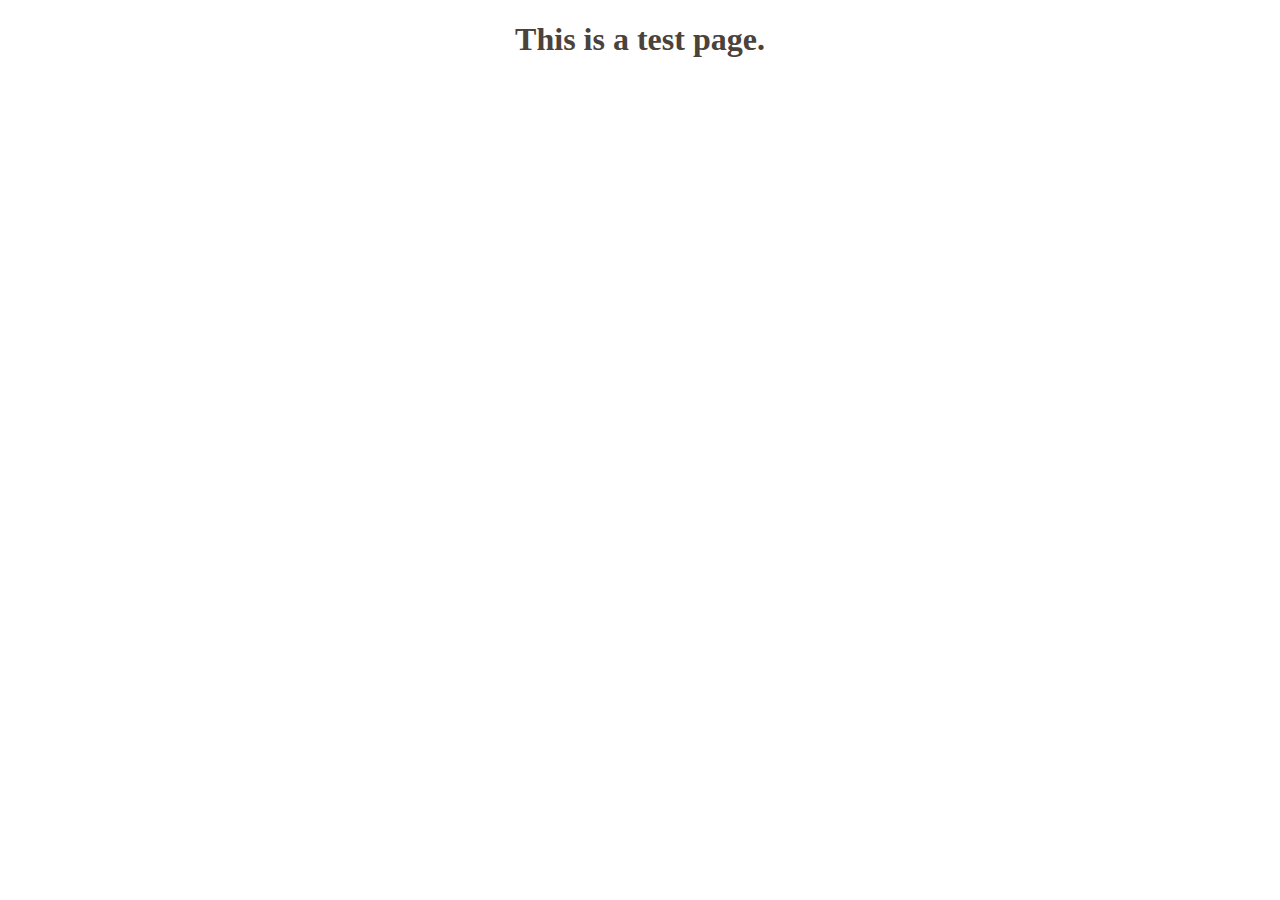
<file: test.html>
<!DOCTYPE html>
<html>
    <head>
        <title>Frontend Learning Resources</title>
        <link rel="stylesheet" href="style.css">
        <link rel="preconnect" href="https://fonts.googleapis.com">
        <link rel="preconnect" href="https://fonts.gstatic.com" crossorigin>
        <link href="https://fonts.googleapis.com/css2?family=Atkinson+Hyperlegible:ital,wght@0,400;0,700;1,400&display=swap" rel="stylesheet">
    </head>
    <body>
        <h1>This is a test page.</h1>
    </body>
</html>
</file>
<file: style.css>
<style>
/* Main text, font available at https://brailleinstitute.org/freefont */
body {
    font-family: 'Atkinson Hyperlegible', sans-serif;
    color: #554c44 !important;
    margin: auto;
    padding: 10px 10px 10px 10px;
    min-height: 100vh;
    max-width: 85%;
    background-color: papayawhip; 
} 

:root {
    --body: 21px;
    --h1: 36px;
    --h2: 32px;
    --h3: 28px;
    --h4: 24px;
    --h5: 21px;
    }
/* Low Contrast headings */
h1 {
    color: #4a423b !important;
    text-align: center;
    margin-bottom: 15px;
}


h2 {
    color: #554c44 !important;
}

h3 {
    color: #60564d !important;
}

h4 {
    color: #6b6056 !important;
}

h5 {
    color: #766a5f !important;
    font-weight: bold;
}

/* Spacing */
p {
    margin-top:0;
    margin-bottom:7px;
}

/* Blockquotes */
blockquote {
    text-align: center
}

/* Links */
a {
    text-decoration: none;
    color: #8b7c6f;
}
a:hover, a:active {
    background-color: #8b7c6f;
    color: #000000;
    text-decoration: none;
    text-shadow: 1px 1px 1px #828282;
}

/* Horizontal lines */
hr {
    color: #8b7c6f;
}

table {
    width: 100%;
}
</style>
</file>
